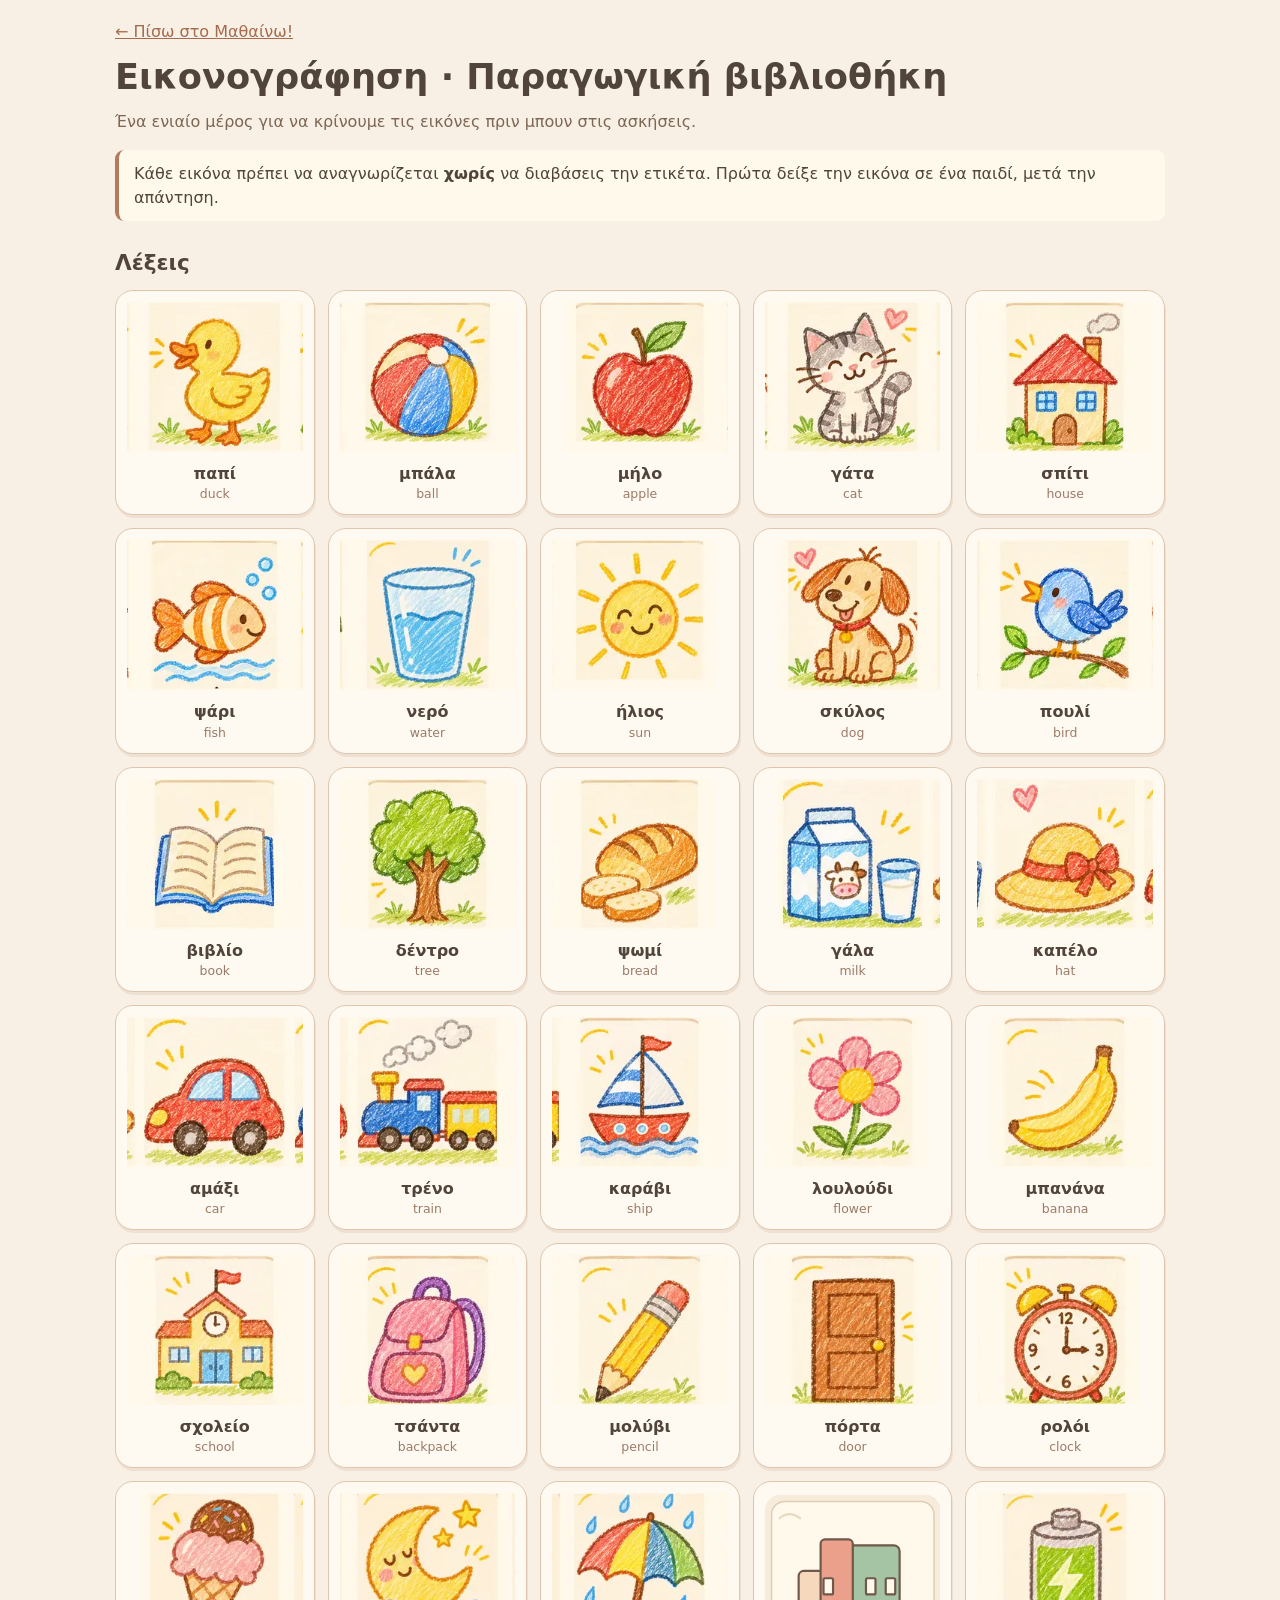
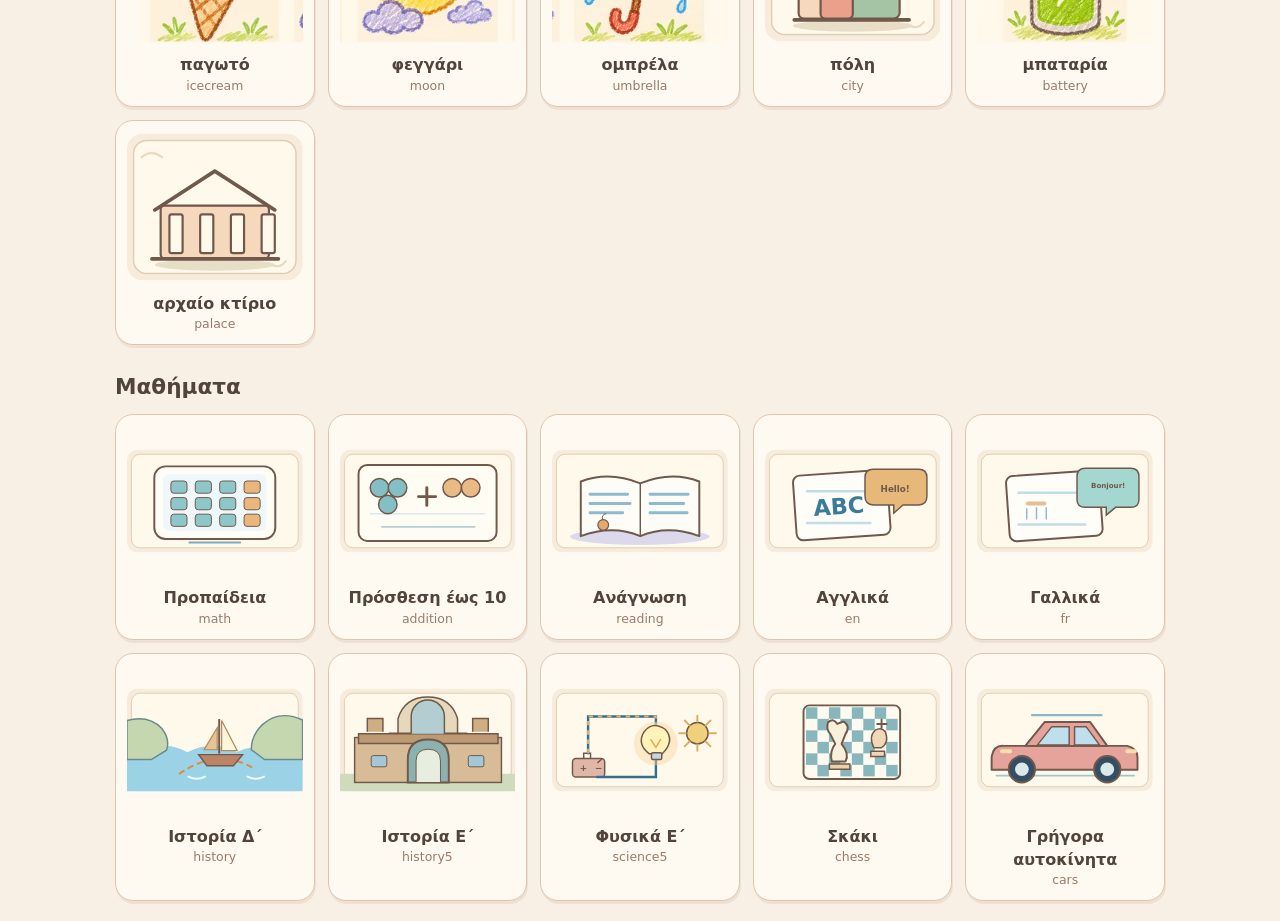
<file: art-audit.html>
<!doctype html><html lang="el"><head><meta charset="utf-8"><meta name="viewport" content="width=device-width,initial-scale=1"><meta name="theme-color" content="#f8f0e4"><title>Μαθαίνω! — Έλεγχος εικονογράφησης</title>
<style>
*{box-sizing:border-box}body{font-family:system-ui,-apple-system,sans-serif;background:#f8f0e4;color:#51443b;margin:0;line-height:1.45}main{max-width:1090px;margin:auto;padding:20px}
h1{font-size:clamp(1.5rem,4vw,2.2rem);margin:8px 0}h2{font-size:1.35rem;margin:26px 0 12px}
p{color:#7d6655;margin:5px 0 15px}a{color:#a56b4f}button{background:#f8e7d5;color:#5a493c;border:1px solid #d7b99e;padding:10px 14px;border-radius:13px;font:inherit;cursor:pointer}
.grid{display:grid;grid-template-columns:repeat(auto-fit,minmax(175px,1fr));gap:13px}
.card{background:#fffaf1;border:1.5px solid #dec6ae;border-radius:18px;padding:11px;text-align:center;box-shadow:1px 3px 0 #b2836e25}
.card .art{height:150px;display:flex;justify-content:center;align-items:center;overflow:hidden}.card svg{max-width:100%;width:100%;height:100%}
.card strong{display:block;font-size:1rem;margin-top:10px}.card small{display:block;font-size:.78rem;color:#9b7b68}
.notice{background:#fff9ec;border-left:4px solid #b47a5c;border-radius:9px;padding:12px 15px;margin:17px 0}
@media(max-width:520px){main{padding:12px}.grid{grid-template-columns:repeat(2,minmax(0,1fr));gap:9px}.card{padding:6px}.card .art{height:110px}.card strong{font-size:.9rem}}
</style>
<script src="./warm-art.js?v=655"></script><script src="./crayon-assets.js?v=656"></script><script src="./curriculum-art.js?v=656"></script></head><body><main>
<a href="./index.html?v=656">← Πίσω στο Μαθαίνω!</a><h1>Εικονογράφηση · Παραγωγική βιβλιοθήκη</h1>
<p>Ένα ενιαίο μέρος για να κρίνουμε τις εικόνες πριν μπουν στις ασκήσεις.</p>
<div class="notice">Κάθε εικόνα πρέπει να αναγνωρίζεται <strong>χωρίς</strong> να διαβάσεις την ετικέτα. Πρώτα δείξε την εικόνα σε ένα παιδί, μετά την απάντηση.</div>
<h2>Λέξεις</h2><div class="grid" id="words"></div>
<h2>Μαθήματα</h2><div class="grid" id="subjects"></div>
</main><script>
(function(){
 const lib=window.MathainoIllustrations,warm=window.MathainoWarmArt;
 const names={duck:'παπί',ball:'μπάλα',apple:'μήλο',cat:'γάτα',house:'σπίτι',fish:'ψάρι',water:'νερό',sun:'ήλιος',dog:'σκύλος',bird:'πουλί',book:'βιβλίο',tree:'δέντρο',bread:'ψωμί',milk:'γάλα',hat:'καπέλο',car:'αμάξι',train:'τρένο',ship:'καράβι',flower:'λουλούδι',banana:'μπανάνα',school:'σχολείο',backpack:'τσάντα',pencil:'μολύβι',door:'πόρτα',clock:'ρολόι',icecream:'παγωτό',moon:'φεγγάρι',umbrella:'ομπρέλα',city:'πόλη',battery:'μπαταρία',palace:'αρχαίο κτίριο'};
 const make=(area,id,svg,label)=>{const card=document.createElement('article');card.className='card';const div=document.createElement('div');div.className='art';div.innerHTML=svg;const strong=document.createElement('strong');strong.textContent=label;const small=document.createElement('small');small.textContent=id;card.append(div,strong,small);area.append(card)};
 const keys=[...new Set([...lib.wordIds,...warm.wordIds])];
 for(const id of keys)make(document.getElementById('words'),id,lib.word(id)||warm.word(id),names[id]||lib.wordLabel(id)||id);
 for(const id of lib.subjectIds)make(document.getElementById('subjects'),id,lib.subject(id),lib.subjectLabel(id)||id);
})();
</script></body></html>
</file>
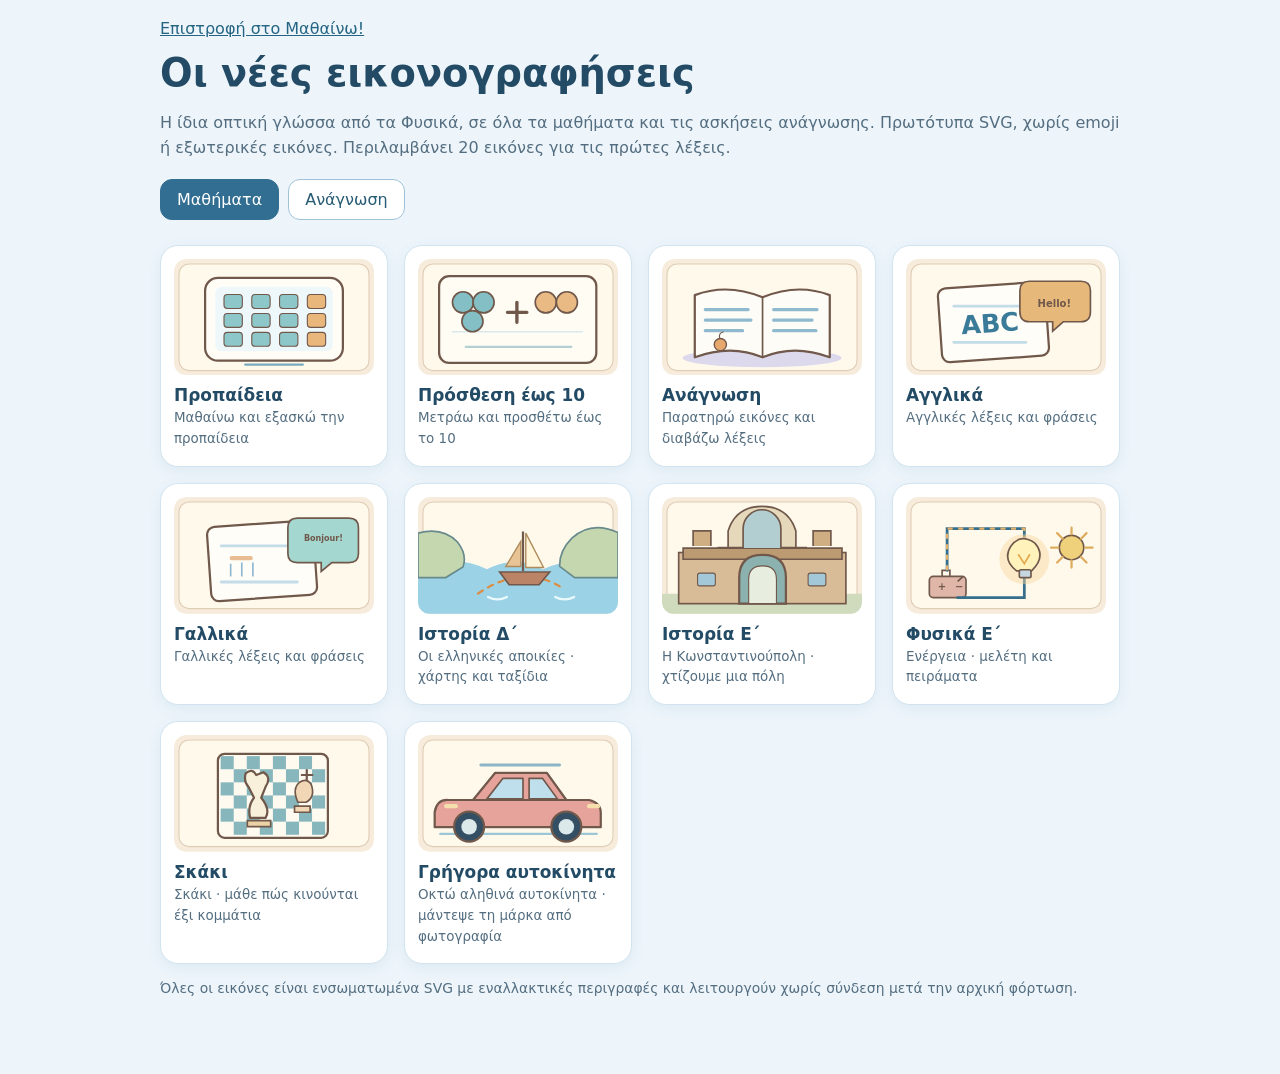
<file: curriculum-preview.html>
<!doctype html><html lang="el"><head><meta charset="utf-8"><meta name="viewport" content="width=device-width,initial-scale=1"><title>Μαθαίνω! · Εικονογραφήσεις μαθημάτων</title>
<link rel="stylesheet" href="./curriculum-art.css?v=642">
<style>
:root{color-scheme:light;font-family:system-ui,-apple-system,sans-serif;color:#234b65;background:#edf5fb}
*{box-sizing:border-box}body{margin:0;padding:19px 15px 60px}main{max-width:960px;margin:auto}
a{color:#256583}h1{margin:12px 0 6px;font-size:clamp(1.6rem,3.5vw,2.4rem)}
p{line-height:1.55;color:#546e80}.tabs{display:flex;gap:9px;flex-wrap:wrap;margin:18px 0 25px}
.tabs button{font:inherit;cursor:pointer;padding:10px 16px;border:1px solid #9fc2d8;background:#fff;color:#275b75;border-radius:12px}
.tabs button[aria-pressed=true]{background:#316e92;color:#fff;border-color:#316e92}
#previewGrid{display:grid;grid-template-columns:repeat(auto-fit,minmax(min(100%,220px),1fr));gap:16px}
.card{background:#fff;border:1px solid #d1e4ef;border-radius:18px;padding:13px;box-shadow:0 4px 14px #2c577a14}
.card .mathaino-subject-art,.card .mathaino-word-art{display:block;width:100%;height:auto;border-radius:12px}
.card strong{display:block;font-size:1.06rem;margin:10px 0 3px}
.card p{font-size:.84rem;margin:2px 0 3px}
.note{font-size:.87rem}
</style></head><body><main><a href="./?v=645">Επιστροφή στο Μαθαίνω!</a><h1>Οι νέες εικονογραφήσεις</h1><p>Η ίδια οπτική γλώσσα από τα Φυσικά, σε όλα τα μαθήματα και τις ασκήσεις ανάγνωσης. Πρωτότυπα SVG, χωρίς emoji ή εξωτερικές εικόνες. Περιλαμβάνει 20 εικόνες για τις πρώτες λέξεις.</p><div class="tabs"><button id="subjectTab" aria-pressed="true">Μαθήματα</button><button id="wordTab" aria-pressed="false">Ανάγνωση</button></div><div id="previewGrid"></div><p class="note">Όλες οι εικόνες είναι ενσωματωμένα SVG με εναλλακτικές περιγραφές και λειτουργούν χωρίς σύνδεση μετά την αρχική φόρτωση.</p></main>
<script src="./curriculum-art.js?v=645"></script><script>
let tab='subject';const ids={subject:window.MathainoIllustrations.subjectIds,word:window.MathainoIllustrations.wordIds};
function render(){const grid=document.getElementById('previewGrid');grid.replaceChildren();for(const id of ids[tab]){const card=document.createElement('article');card.className='card';const visual=document.createElement('div');visual.innerHTML=window.MathainoIllustrations[tab](id);const title=document.createElement('strong');title.textContent=tab==='subject'?window.MathainoIllustrations.subjectLabel(id):window.MathainoIllustrations.wordLabel(id);card.append(visual,title);if(tab==='subject'){const description=document.createElement('p');description.textContent=window.MathainoIllustrations.descriptions[id];card.append(description)}grid.append(card)}document.getElementById('subjectTab').setAttribute('aria-pressed',String(tab==='subject'));document.getElementById('wordTab').setAttribute('aria-pressed',String(tab==='word'))}
document.getElementById('subjectTab').onclick=()=>{tab='subject';render()};document.getElementById('wordTab').onclick=()=>{tab='word';render()};render();
</script></body></html>
</file>
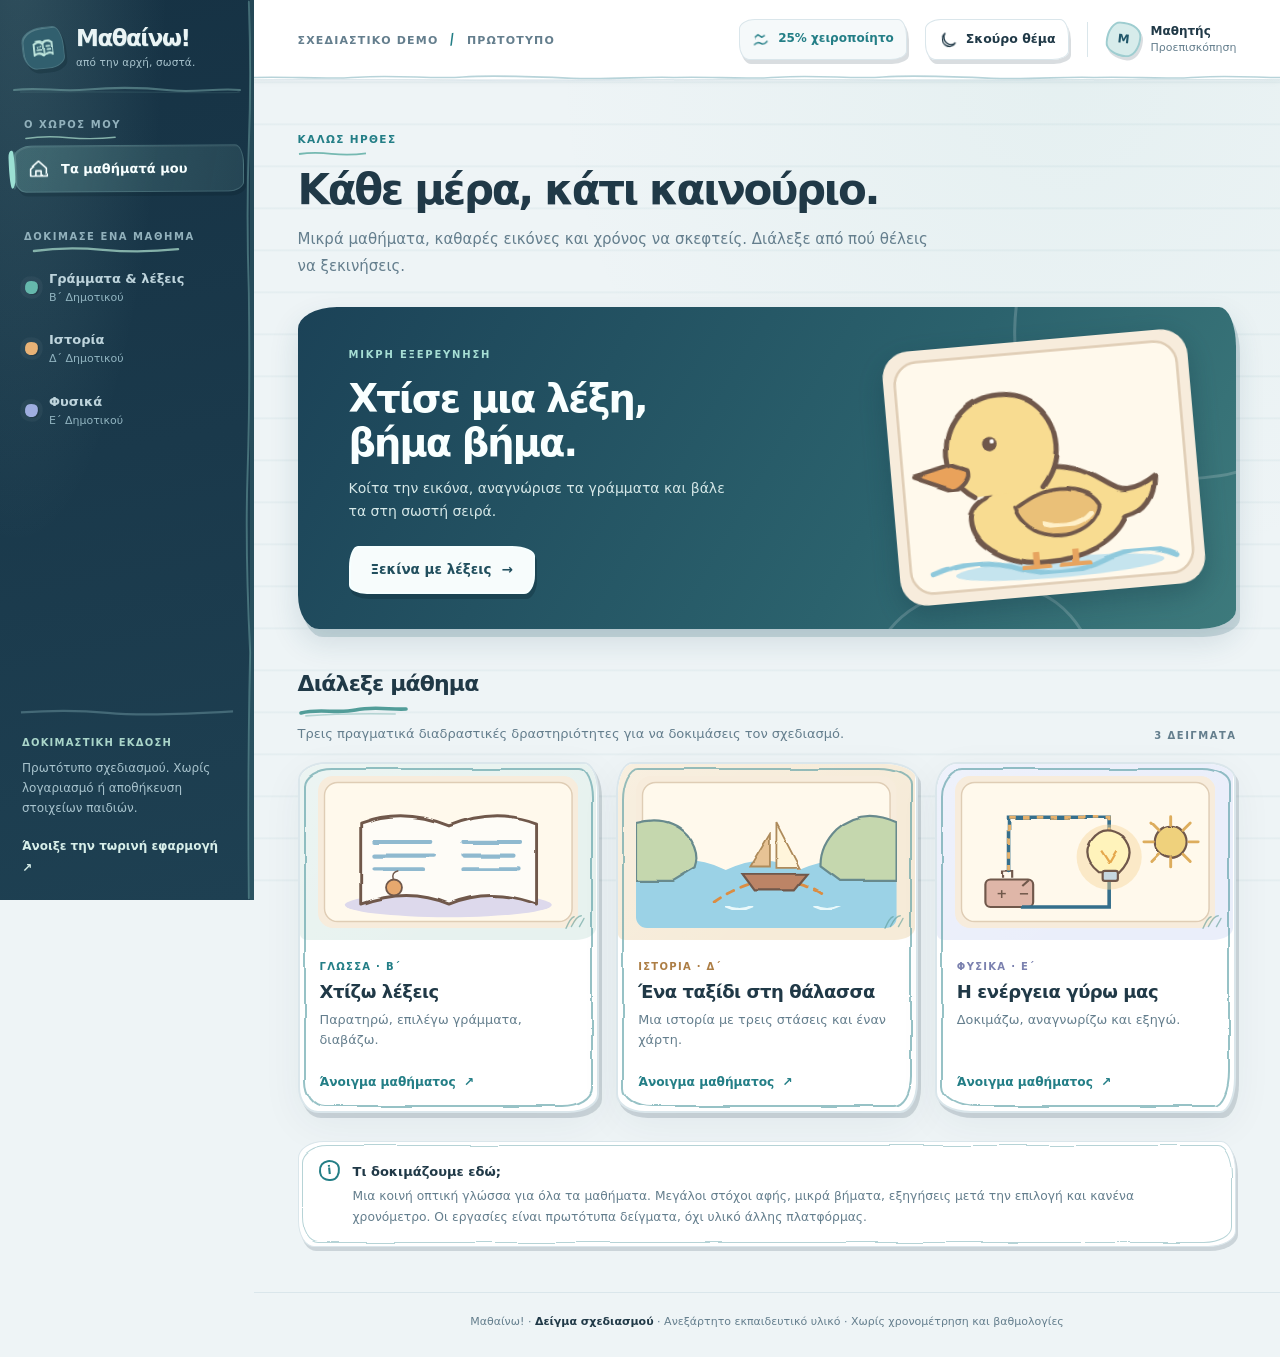
<file: design-demo.html>
<!doctype html>
<html lang="el" data-theme="light" data-sketch="on">
<head>
<meta charset="utf-8">
<meta name="viewport" content="width=device-width,initial-scale=1">
<meta name="color-scheme" content="light dark">
<title>Μαθαίνω! — Επίδειξη νέου σχεδιασμού</title>
<meta name="description" content="Διαδραστική επίδειξη ενός καινούριου, πρωτότυπου σχεδιασμού για το Μαθαίνω!">
<link rel="icon" type="image/png" href="./mathaino-approved-192.png">
<link rel="stylesheet" href="./energy-art.css?v=637">
<link rel="stylesheet" href="./design-demo.css?v=1">
<link rel="stylesheet" href="./design-demo-handdrawn.css?v=2">
<link rel="stylesheet" href="./design-demo-interface.css?v=3">
<link rel="stylesheet" href="./design-demo-15percent.css?v=4">
<link rel="stylesheet" href="./design-demo-25percent.css?v=5">
<script defer src="./curriculum-art.js?v=646"></script>
<script defer src="./energy-art.js?v=637"></script>
<script defer src="./design-demo.js?v=5"></script>
</head>
<body>
<svg class="sketch-filter-defs" xmlns="http://www.w3.org/2000/svg" aria-hidden="true" focusable="false" width="0" height="0">
<defs>
  <filter id="mathaino-sketch-wobble" x="-4%" y="-4%" width="108%" height="108%" color-interpolation-filters="sRGB">
    <feTurbulence type="fractalNoise" baseFrequency=".019 .039" numOctaves="1" seed="7" result="inkNoise"/>
    <feDisplacementMap in="SourceGraphic" in2="inkNoise" scale="4.6" xChannelSelector="R" yChannelSelector="G"/>
  </filter>
</defs>
</svg>
<div class="demo-shell">
  <div class="sidebar-scrim" id="scrim" hidden></div>
  <aside class="sidebar" id="sidebar" aria-label="Πλοήγηση μαθημάτων">
    <a class="brand" href="./design-demo.html" aria-label="Μαθαίνω! Αρχική">
      <span class="brand-symbol" aria-hidden="true"><svg viewBox="0 0 36 36"><path d="M7 12 Q13 7 18 12 Q23 7 29 12 V26 Q23 22 18 27 Q13 22 7 26Z" fill="none" stroke="currentColor" stroke-width="2.5" stroke-linejoin="round"/><path d="M18 12V27M11 16h4m-4 4h4m7-4h4m-4 4h4" stroke="currentColor" stroke-width="2" stroke-linecap="round"/></svg></span>
      <span><strong>Μαθαίνω!</strong><small>από την αρχή, σωστά.</small></span>
    </a>
    <div class="sidebar-inner">
      <p class="side-heading">Ο ΧΩΡΟΣ ΜΟΥ</p>
      <button type="button" class="side-nav active" data-nav="home" aria-current="page"><span class="nav-glyph" aria-hidden="true"><svg viewBox="0 0 24 24"><path d="m3 11 9-8 9 8v9H3zM9 20v-7h6v7" fill="none" stroke="currentColor" stroke-width="1.8" stroke-linejoin="round"/></svg></span>Τα μαθήματά μου</button>
      <p class="side-heading side-heading-lessons">ΔΟΚΙΜΑΣΕ ΕΝΑ ΜΑΘΗΜΑ</p>
      <button type="button" class="side-nav" data-nav="reading"><span class="side-dot" style="--dot:#65b8ac"></span><span class="side-nav-text">Γράμματα & λέξεις<small>Β΄ Δημοτικού</small></span></button>
      <button type="button" class="side-nav" data-nav="history"><span class="side-dot" style="--dot:#e8b276"></span><span class="side-nav-text">Ιστορία<small>Δ΄ Δημοτικού</small></span></button>
      <button type="button" class="side-nav" data-nav="physics"><span class="side-dot" style="--dot:#9faee0"></span><span class="side-nav-text">Φυσικά<small>Ε΄ Δημοτικού</small></span></button>
      <div class="sidebar-foot">
        <span class="demo-label">ΔΟΚΙΜΑΣΤΙΚΗ ΕΚΔΟΣΗ</span>
        <p>Πρωτότυπο σχεδιασμού. Χωρίς λογαριασμό ή αποθήκευση στοιχείων παιδιών.</p>
        <a href="./?v=647" class="old-app-link">Άνοιξε την τωρινή εφαρμογή <span aria-hidden="true">↗</span></a>
      </div>
    </div>
  </aside>

  <div class="workspace">
    <header class="topbar">
      <div class="topbar-left">
        <button type="button" class="icon-btn mobile-menu" id="menuToggle" aria-label="Άνοιγμα μενού" aria-controls="sidebar" aria-expanded="false"><svg viewBox="0 0 24 24"><path d="M4 7h16M4 12h16M4 17h16" stroke="currentColor" stroke-width="1.8" stroke-linecap="round"/></svg></button>
        <div class="top-eyebrow">ΣΧΕΔΙΑΣΤΙΚΟ DEMO <span class="top-separator">/</span> ΠΡΩΤΟΤΥΠΟ</div>
      </div>
      <div class="topbar-right">
        <button class="sketch-switch" type="button" id="sketchToggle" aria-pressed="true" aria-label="Απενεργοποίηση του χειροποίητου στυλ 25%" title="Σύγκρινε ίσιες και ελαφρώς χειροποίητες γραμμές">
          <span class="sketch-switch-icon" aria-hidden="true"><svg viewBox="0 0 24 24"><path d="M3 17Q8 13 12 16T21 14M5 8l4-3 5 4 4-2" fill="none" stroke="currentColor" stroke-width="2" stroke-linecap="round" stroke-linejoin="round"/></svg></span><span class="sketch-switch-label" id="sketchLabel">25% χειροποίητο</span>
        </button>
        <button class="theme-switch" type="button" id="themeToggle" aria-label="Αλλαγή θέματος"><svg viewBox="0 0 24 24"><path d="M20 15.8A8.5 8.5 0 0 1 8.2 4 8.5 8.5 0 1 0 20 15.8Z" stroke="currentColor" stroke-width="1.7" fill="none" stroke-linejoin="round"/></svg><span id="themeLabel">Σκούρο θέμα</span></button>
        <div class="profile-chip"><span class="profile-avatar" aria-hidden="true">Μ</span><span>Μαθητής <small>Προεπισκόπηση</small></span></div>
      </div>
    </header>

    <main id="demoMain">
      <section class="screen" id="homeScreen" aria-labelledby="homeTitle">
        <div class="page-intro"><div><div class="eyebrow">ΚΑΛΩΣ ΗΡΘΕΣ</div><h1 id="homeTitle">Κάθε μέρα, κάτι καινούριο.</h1><p>Μικρά μαθήματα, καθαρές εικόνες και χρόνος να σκεφτείς. Διάλεξε από πού θέλεις να ξεκινήσεις.</p></div></div>
        <div class="home-hero">
          <div class="hero-content"><span class="hero-overline">ΜΙΚΡΗ ΕΞΕΡΕΥΝΗΣΗ</span><h2>Χτίσε μια λέξη,<br>βήμα βήμα.</h2><p>Κοίτα την εικόνα, αναγνώρισε τα γράμματα και βάλε τα στη σωστή σειρά.</p><button class="button button-light" type="button" data-open="reading">Ξεκίνα με λέξεις <span aria-hidden="true">→</span></button></div>
          <div class="hero-picture" id="heroArtwork" aria-hidden="true"></div>
          <div class="hero-deco one" aria-hidden="true"></div><div class="hero-deco two" aria-hidden="true"></div>
        </div>
        <div class="section-heading"><div><h2>Διάλεξε μάθημα</h2><p>Τρεις πραγματικά διαδραστικές δραστηριότητες για να δοκιμάσεις τον σχεδιασμό.</p></div><span class="section-meta">3 ΔΕΙΓΜΑΤΑ</span></div>
        <div class="subject-grid">
          <button class="subject-card subject-reading" type="button" data-open="reading"><span class="subject-visual" id="readingCardArt"></span><span class="subject-body"><span class="subject-category">ΓΛΩΣΣΑ · Β΄</span><strong>Χτίζω λέξεις</strong><span class="subject-copy">Παρατηρώ, επιλέγω γράμματα, διαβάζω.</span><span class="subject-cta">Άνοιγμα μαθήματος <span aria-hidden="true">↗</span></span></span></button>
          <button class="subject-card subject-history" type="button" data-open="history"><span class="subject-visual" id="historyCardArt"></span><span class="subject-body"><span class="subject-category">ΙΣΤΟΡΙΑ · Δ΄</span><strong>Ένα ταξίδι στη θάλασσα</strong><span class="subject-copy">Μια ιστορία με τρεις στάσεις και έναν χάρτη.</span><span class="subject-cta">Άνοιγμα μαθήματος <span aria-hidden="true">↗</span></span></span></button>
          <button class="subject-card subject-physics" type="button" data-open="physics"><span class="subject-visual" id="physicsCardArt"></span><span class="subject-body"><span class="subject-category">ΦΥΣΙΚΑ · Ε΄</span><strong>Η ενέργεια γύρω μας</strong><span class="subject-copy">Δοκιμάζω, αναγνωρίζω και εξηγώ.</span><span class="subject-cta">Άνοιγμα μαθήματος <span aria-hidden="true">↗</span></span></span></button>
        </div>
        <div class="design-note"><span class="note-icon" aria-hidden="true">i</span><div><strong>Τι δοκιμάζουμε εδώ;</strong><p>Μια κοινή οπτική γλώσσα για όλα τα μαθήματα. Μεγάλοι στόχοι αφής, μικρά βήματα, εξηγήσεις μετά την επιλογή και κανένα χρονόμετρο. Οι εργασίες είναι πρωτότυπα δείγματα, όχι υλικό άλλης πλατφόρμας.</p></div></div>
      </section>

      <section class="screen" id="readingScreen" hidden aria-labelledby="readingTitle">
        <div class="lesson-path"><button type="button" class="back-link" data-open="home"><span aria-hidden="true">←</span> Όλα τα μαθήματα</button><span class="path-divider">/</span><span>Γλώσσα · Β΄ Δημοτικού</span></div>
        <div class="lesson-heading"><span class="pill pill-teal">ΓΛΩΣΣΑ · Β΄</span><h1 id="readingTitle">Χτίζω τη λέξη</h1><p>Παρατήρησε το σκίτσο. Πάτησε τα γράμματα με τη σωστή σειρά για να γράψεις τη λέξη.</p></div>
        <div class="lesson-progress"><span id="readingCounter">Λέξη 1 από 3</span><div class="progress-track" role="progressbar" id="readingProgress" aria-label="Πρόοδος μαθήματος" aria-valuemin="0" aria-valuemax="3" aria-valuenow="0"><span id="readingProgressBar"></span></div><span>Χωρίς βιασύνη</span></div>
        <div class="activity-card reading-activity">
          <div class="activity-heading"><span class="activity-label">ΠΑΡΑΤΗΡΩ</span><button type="button" id="speakWord" class="micro-action" aria-label="Άκου τη λέξη" title="Άκου τη λέξη"><svg viewBox="0 0 24 24"><path d="M3 9v6h5l5 4V5L8 9H3zm14-1c2 2 2 6 0 8m2-11c4 4 4 10 0 14" fill="none" stroke="currentColor" stroke-width="1.7" stroke-linecap="round" stroke-linejoin="round"/></svg> Άκουσε</button></div>
          <div class="reading-artwork" id="readingPicture" aria-label="Εικόνα της λέξης"></div>
          <div class="activity-prompt"><span class="activity-label">ΣΚΕΦΤΟΜΑΙ & ΓΡΑΦΩ</span><h2>Ποια λέξη δείχνει η εικόνα;</h2><p>Γέμισε τα κουτάκια. Μπορείς να διορθώσεις ένα γράμμα πατώντας το ξανά.</p></div>
          <div class="letter-slots" id="letterSlots" role="group" aria-label="Η λέξη που φτιάχνεις"></div>
          <div class="letter-choices" id="letterChoices" role="group" aria-label="Γράμματα για επιλογή"></div>
          <p class="activity-feedback" id="readingFeedback" aria-live="polite"></p>
          <div class="activity-actions"><button type="button" class="button button-quiet" id="undoLetter">← Πίσω ένα γράμμα</button><div class="action-right"><button type="button" class="button button-primary" id="checkWord">Έλεγχος</button><button type="button" class="button button-primary" id="nextWord" hidden>Επόμενη λέξη <span aria-hidden="true">→</span></button></div></div>
        </div>
      </section>

      <section class="screen" id="historyScreen" hidden aria-labelledby="historyTitle">
        <div class="lesson-path"><button type="button" class="back-link" data-open="home"><span aria-hidden="true">←</span> Όλα τα μαθήματα</button><span class="path-divider">/</span><span>Ιστορία · Δ΄ Δημοτικού</span></div>
        <div class="lesson-heading"><span class="pill pill-amber">ΙΣΤΟΡΙΑ · Δ΄</span><h1 id="historyTitle">Οι Έλληνες ταξιδεύουν</h1><p>Γιατί έφευγαν από τις πόλεις τους; Πάτησε τις τρεις στάσεις και ανακάλυψε την ιστορία.</p></div>
        <div class="lesson-progress"><span id="historyCounter">Στάση 1 από 3</span><div class="progress-track" role="progressbar" id="historyProgress" aria-label="Πρόοδος ιστορίας" aria-valuemin="0" aria-valuemax="3" aria-valuenow="0"><span id="historyProgressBar"></span></div><span>Εξερεύνηση</span></div>
        <div class="history-layout">
          <div class="history-stage activity-card"><div class="activity-heading"><span class="activity-label">ΠΑΡΑΤΗΡΩ ΤΗΝ ΙΣΤΟΡΙΑ</span></div><div class="history-artwork" id="historyArtwork"></div><div class="history-timeline" id="historyTimeline" role="group" aria-label="Στάσεις ταξιδιού"></div></div>
          <div class="history-explanation activity-card"><span class="activity-label">ΑΝΑΚΑΛΥΠΤΩ</span><h2 id="historyStepTitle"></h2><p id="historyStepText"></p><div class="history-question" id="historyQuestion" hidden><p>Γιατί ίδρυαν οι Έλληνες νέες αποικίες;</p><div id="historyAnswers" class="stacked-options"></div><p class="activity-feedback" id="historyFeedback" aria-live="polite"></p></div><div class="activity-actions history-action"><button type="button" id="historyPrev" class="button button-quiet">← Πίσω</button><button type="button" id="historyNext" class="button button-primary">Επόμενη στάση →</button></div></div>
        </div>
      </section>

      <section class="screen" id="physicsScreen" hidden aria-labelledby="physicsTitle">
        <div class="lesson-path"><button type="button" class="back-link" data-open="home"><span aria-hidden="true">←</span> Όλα τα μαθήματα</button><span class="path-divider">/</span><span>Φυσικά · Ε΄ Δημοτικού</span></div>
        <div class="lesson-heading"><span class="pill pill-lilac">ΦΥΣΙΚΑ · Ε΄</span><h1 id="physicsTitle">Η ενέργεια έχει πολλά πρόσωπα</h1><p>Κοίτα τι συμβαίνει στην εικόνα και διάλεξε τη μορφή ενέργειας που αναγνωρίζεις.</p></div>
        <div class="lesson-progress"><span id="physicsCounter">Παράδειγμα 1 από 3</span><div class="progress-track" role="progressbar" id="physicsProgress" aria-label="Πρόοδος στα Φυσικά" aria-valuemin="0" aria-valuemax="3" aria-valuenow="0"><span id="physicsProgressBar"></span></div><span>Παρατήρηση</span></div>
        <div class="physics-layout">
          <div class="physics-stage activity-card"><div class="activity-heading"><span class="activity-label">ΠΑΡΑΤΗΡΩ</span></div><div class="physics-artwork" id="physicsArtwork"></div><div class="physics-scene-description" id="physicsScene"></div></div>
          <div class="physics-question activity-card"><span class="activity-label">ΣΚΕΦΤΟΜΑΙ</span><h2 id="physicsQuestion"></h2><div id="physicsAnswers" class="stacked-options"></div><p class="activity-feedback" id="physicsFeedback" aria-live="polite"></p><div class="activity-actions"><button class="button button-quiet" type="button" id="physicsPrev">← Πίσω</button><button class="button button-primary" type="button" id="physicsNext" hidden>Επόμενο →</button></div></div>
        </div>
      </section>
    </main>

    <footer class="footer">Μαθαίνω! · <strong>Δείγμα σχεδιασμού</strong> <span aria-hidden="true">·</span> Ανεξάρτητο εκπαιδευτικό υλικό <span aria-hidden="true">·</span> Χωρίς χρονομέτρηση και βαθμολογίες</footer>
  </div>
</div>
</body>
</html>
</file>
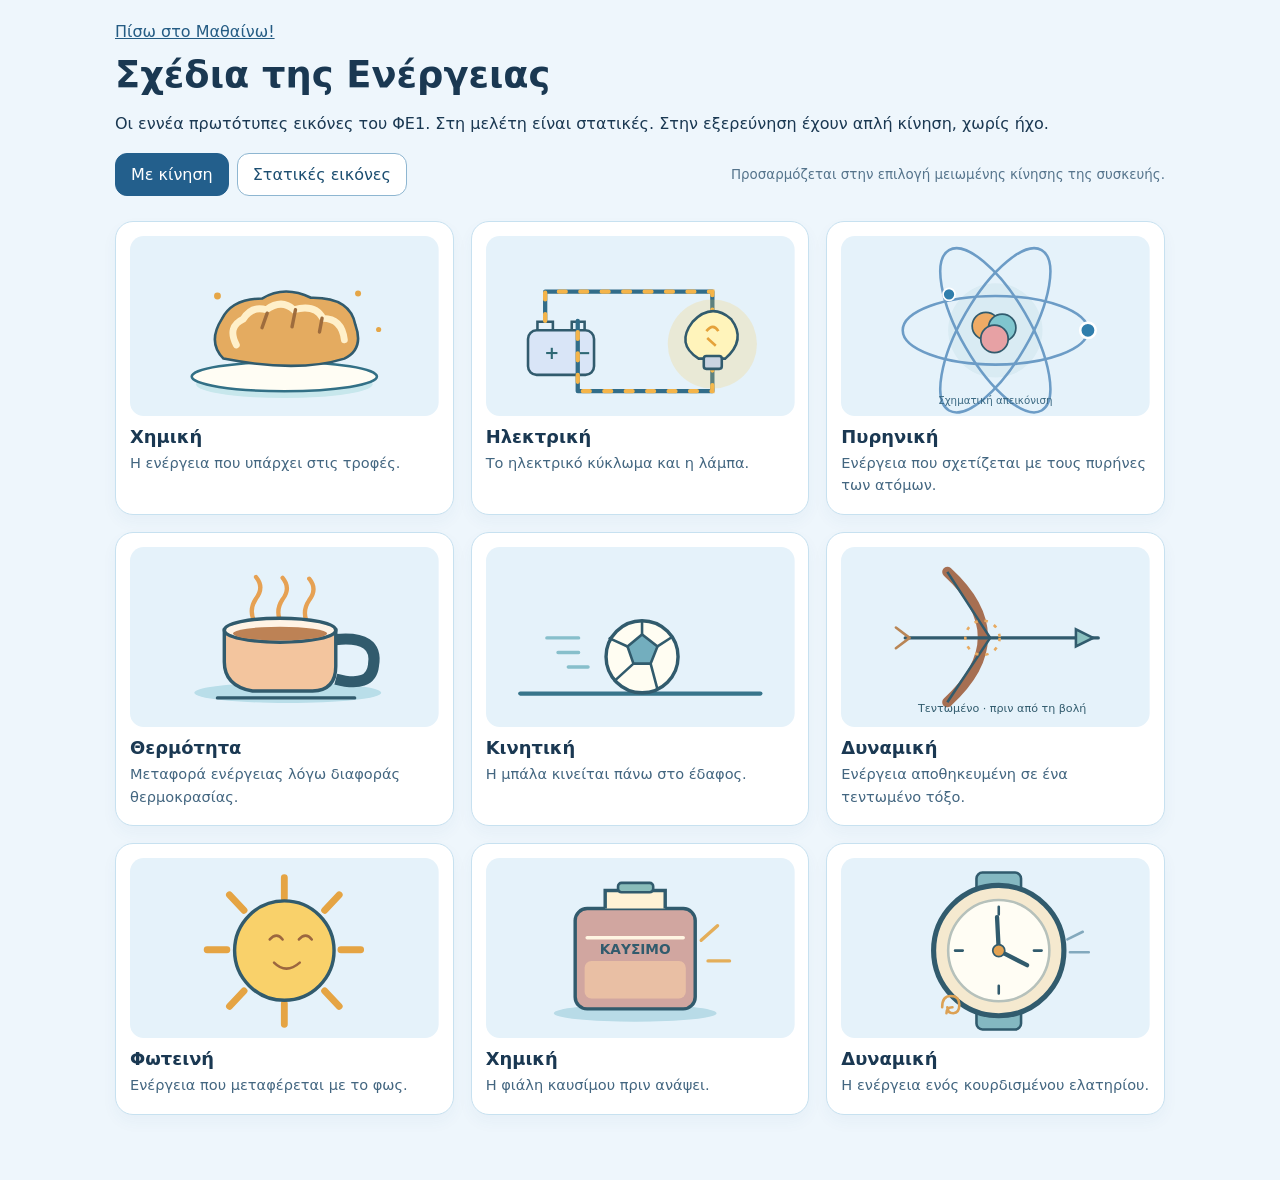
<file: visual-preview.html>
<!doctype html>
<html lang="el"><head><meta charset="utf-8"><meta name="viewport" content="width=device-width,initial-scale=1">
<title>Μαθαίνω! | Συλλογή σχεδίων Ενέργειας</title>
<link rel="stylesheet" href="./energy-art.css?v=637">
<style>
:root{color-scheme:light;font-family:system-ui,-apple-system,sans-serif;color:#1a3852;background:#eef6fc}
*{box-sizing:border-box}body{margin:0;padding:22px 18px 65px}main{max-width:1050px;margin:auto}
h1{font-size:clamp(1.6rem,4vw,2.3rem);margin:12px 0 5px}p{line-height:1.55}
.top{display:flex;gap:12px;flex-wrap:wrap;align-items:center;justify-content:space-between;margin:12px 0 25px}
a{color:#255c84}button{border:1px solid #8eb6d1;border-radius:12px;padding:11px 15px;background:#fff;color:#1c4e71;font:inherit;cursor:pointer}
button[aria-pressed="true"]{background:#235f8c;color:#fff;border-color:#235f8c}
.grid{display:grid;grid-template-columns:repeat(auto-fit,minmax(min(100%,290px),1fr));gap:17px}
.card{background:#fff;border:1px solid #c7e1f0;border-radius:18px;padding:14px;box-shadow:0 7px 16px #235f8c0b}
.card h2{font-size:1.12rem;margin:10px 0 5px}.card p{font-size:.91rem;color:#436680;margin:0 0 3px}
.caption{font-size:.84rem;color:#55748c}.panel{display:flex;gap:8px;flex-wrap:wrap}
.preview-art{margin-bottom:8px}.preview-art .mathaino-energy-art{max-height:none}
</style></head><body><main>
<a href="./?v=640">Πίσω στο Μαθαίνω!</a>
<h1>Σχέδια της Ενέργειας</h1><p>Οι εννέα πρωτότυπες εικόνες του ΦΕ1. Στη μελέτη είναι στατικές. Στην εξερεύνηση έχουν απλή κίνηση, χωρίς ήχο.</p>
<div class="top"><div class="panel"><button id="animated" aria-pressed="true">Με κίνηση</button><button id="static" aria-pressed="false">Στατικές εικόνες</button></div><span class="caption">Προσαρμόζεται στην επιλογή μειωμένης κίνησης της συσκευής.</span></div>
<div id="gallery" class="grid"></div>
</main><script src="./energy-art.js?v=637"></script><script>
const items=[
['bread','Χημική','Η ενέργεια που υπάρχει στις τροφές.'],
['circuit','Ηλεκτρική','Το ηλεκτρικό κύκλωμα και η λάμπα.'],
['atom','Πυρηνική','Ενέργεια που σχετίζεται με τους πυρήνες των ατόμων.'],
['heat','Θερμότητα','Μεταφορά ενέργειας λόγω διαφοράς θερμοκρασίας.'],
['ball','Κινητική','Η μπάλα κινείται πάνω στο έδαφος.'],
['bow','Δυναμική','Ενέργεια αποθηκευμένη σε ένα τεντωμένο τόξο.'],
['sun','Φωτεινή','Ενέργεια που μεταφέρεται με το φως.'],
['fuel','Χημική','Η φιάλη καυσίμου πριν ανάψει.'],
['watch','Δυναμική','Η ενέργεια ενός κουρδισμένου ελατηρίου.']];
let animated=true;
function render(){const gallery=document.getElementById('gallery');gallery.replaceChildren();for(const [art,name,note] of items){const card=document.createElement('article');card.className='card';const image=document.createElement('div');image.className='preview-art';image.innerHTML=window.MathainoArt.draw(art,!animated);const title=document.createElement('h2');title.textContent=name;const description=document.createElement('p');description.textContent=note;card.append(image,title,description);gallery.append(card)}document.getElementById('animated').setAttribute('aria-pressed',String(animated));document.getElementById('static').setAttribute('aria-pressed',String(!animated))}
document.getElementById('animated').onclick=()=>{animated=true;render()};
document.getElementById('static').onclick=()=>{animated=false;render()};
render();
</script></body></html>
</file>
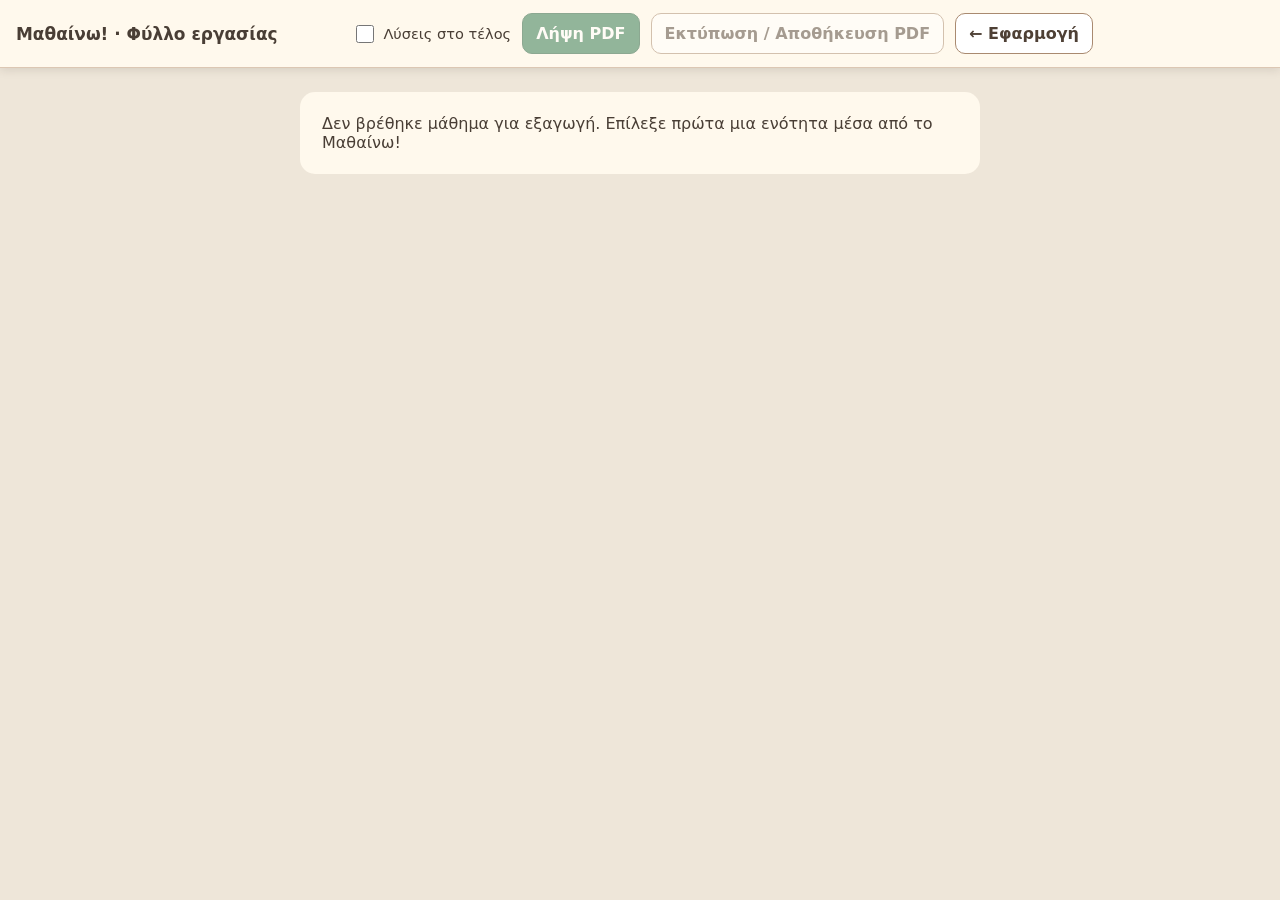
<file: worksheet-print.html>
<!doctype html>
<html lang="el">
<head>
<meta charset="utf-8">
<meta name="viewport" content="width=device-width, initial-scale=1">
<meta name="theme-color" content="#faf4e7">
<title>Μαθαίνω! · Φύλλο εργασίας</title>
<style>
*{box-sizing:border-box}
body{margin:0;background:#eee6d9;color:#493e35;font-family:system-ui,-apple-system,"Segoe UI",Arial,sans-serif}
.toolbar{position:sticky;top:0;z-index:10;display:flex;flex-wrap:wrap;align-items:center;gap:11px;padding:13px 16px;background:#fff9ed;border-bottom:1px solid #dcc7b3;box-shadow:0 2px 9px #36291e20}
.brand{font-weight:800;font-size:1.06rem;margin-right:auto}.toolbar button,.toolbar a{border:1.5px solid #a98a70;border-radius:10px;background:#fff;color:#4e4035;padding:10px 13px;font:inherit;font-weight:650;text-decoration:none;cursor:pointer}
.toolbar button.primary{background:#277349;border-color:#1b5938;color:#fff}.toolbar button:disabled{opacity:.5;cursor:wait}
.toolbar label{display:flex;align-items:center;gap:6px;font-size:.91rem}
.toolbar input{width:18px;height:18px;accent-color:#28794e}
#status{font-size:.9rem;color:#765b48;min-width:160px}
.sheet{width:210mm;height:297mm;min-height:297mm;background:#fff;box-shadow:0 5px 20px #1f150e20;margin:20px auto;padding:16mm;display:flex;flex-direction:column;overflow:hidden;break-after:page;page-break-after:always}
.sheet-title{font-weight:800;font-size:19pt;line-height:1.3;margin:0;color:#3b3731}
.sheet-overline{font-size:9pt;letter-spacing:.07em;color:#92745d;font-weight:800}
.sheet-subtitle{font-size:10pt;color:#6d5e4f;margin:5mm 0 6mm;line-height:1.45}
.sheet-fields{display:flex;flex-wrap:wrap;gap:12mm;font-size:10pt;margin:0 0 7mm;color:#4c4640}
.sheet-fields span{border-bottom:1px solid #888;min-width:45mm;display:inline-block}
.sheet-fields span.date{min-width:30mm}
.tasks{flex:1;display:flex;flex-direction:column;justify-content:space-around;gap:4mm}
.task{min-height:46mm;border:1px solid #d4cfc7;border-radius:6mm;display:grid;grid-template-columns:30mm minmax(0,1fr);align-items:center;gap:5mm;padding:5mm;break-inside:avoid}
.task-graphic{width:28mm;height:28mm;align-self:start;display:flex;align-items:center;justify-content:center}
.task-graphic svg{width:100%;height:auto;max-height:100%}
.task-main{min-width:0}.task-label{font-weight:750;font-size:11pt;line-height:1.35;margin-bottom:3mm}
.task-letter{font-size:25pt;font-weight:800;letter-spacing:.1em;line-height:1.1}

.sheet-five .tasks{gap:2mm;justify-content:space-between}
.sheet-five .task{min-height:36mm;padding:3mm}
.sheet-five .task-graphic{width:23mm;height:23mm}
.sheet-five .write-guides{margin-top:3mm;height:10mm}
.matching-page{width:100%;display:flex;flex-direction:column;flex:1}
.matching-title{font-size:15pt;margin:5mm 0 2mm;color:#493e35}
.matching-hint{font-size:10pt;color:#6b5d50;margin:0 0 8mm}
.matching-columns{display:grid;grid-template-columns:minmax(0,1fr) minmax(0,1fr);gap:29mm;align-items:start}
.matching-column{display:flex;flex-direction:column;gap:3mm}
.matching-row{min-height:39mm;display:flex;align-items:center;gap:2mm;border-bottom:1px solid #f0e9de}
.matching-pictures .matching-row{justify-content:flex-start}
.matching-words .matching-row{justify-content:flex-start}
.matching-index{font-size:12pt;font-weight:750;color:#645344;flex:none;width:7mm}
.matching-picture{display:inline-flex;align-items:center;justify-content:center;width:29mm;height:29mm;flex:none}
.matching-picture svg{display:block;width:100%;height:100%}
.matching-words .matching-word{font-size:17pt;font-weight:760;flex:1;overflow-wrap:anywhere}
.matching-dot{border:1.7pt solid #6f6358;border-radius:50%;width:5.5mm;height:5.5mm;flex:none;background:white}
.matching-pictures .matching-dot{margin-left:auto;margin-right:0}
.matching-words .matching-dot{margin-right:2mm}
@media screen and (max-width:650px){
 .matching-columns{gap:6vw}
 .matching-row{min-height:32mm;gap:1mm}
 .matching-picture{width:23mm;height:23mm}
 .matching-index{width:5mm;font-size:11pt}
 .matching-words .matching-word{font-size:14pt}
 .matching-dot{width:4mm;height:4mm}
}
.write-guides{height:12mm;border-bottom:1.2px solid #8e8379;border-top:1px dashed #cfc7bc;margin:5mm 0 0}
.sheet-footer{border-top:1px solid #ddd2c4;margin-top:5mm;padding-top:3mm;font-size:8.5pt;color:#85766a;display:flex;justify-content:space-between}
.study-card{padding:7mm 6mm;border-left:2mm solid #bea082;background:#fdfbf7;margin:0 0 6mm;break-inside:avoid}
.study-card h3{margin:0 0 3mm;font-size:13pt}.study-card p{font-size:11pt;line-height:1.6;margin:0}
.question{padding:5mm 0;border-bottom:1px solid #dfd7cc;break-inside:avoid;min-height:43mm}
.question-text{font-size:11pt;font-weight:750;margin:0 0 3mm;line-height:1.4}
.question-option{display:flex;gap:2mm;font-size:10.5pt;margin:2mm 0}.question-option:before{content:"□";font-size:13pt;line-height:1}
.question .answer-line{height:10mm;border-bottom:1px solid #aaa49b}
.answer-list{font-size:11pt;line-height:2.2;display:flex;flex-direction:column;gap:2mm}
.answer-list b{font-weight:750}
.note{margin-top:6mm;font-size:9pt;color:#776859}
.empty{max-width:680px;padding:22px;margin:24px auto;background:#fff9ed;border-radius:15px}
@page{size:A4 portrait;margin:0}
@media print{
  html,body{padding:0;margin:0;background:#fff;print-color-adjust:exact;-webkit-print-color-adjust:exact}
  .toolbar,.empty{display:none!important}
  .sheet{width:210mm;height:297mm;min-height:297mm;margin:0;box-shadow:none;break-after:page;page-break-after:always}
  .sheet:last-child{break-after:auto;page-break-after:auto}
}
@media screen and (max-width:850px){
 .toolbar{position:static}.sheet{width:min(100%,210mm);height:auto;min-height:297mm;padding:12mm}
 .task{min-height:44mm;grid-template-columns:26mm 1fr;padding:4mm}
 .task-graphic{width:25mm;height:25mm}
}
</style>
<script src="./crayon-assets.js?v=656"></script>
<script src="./warm-art.js?v=655"></script>
<script src="./curriculum-art.js?v=656"></script>
<script defer src="./worksheet-print.js?v=667"></script>
</head>
<body>
<div class="toolbar">
 <strong class="brand">Μαθαίνω! · Φύλλο εργασίας</strong>
 <label><input id="includeAnswers" type="checkbox"> Λύσεις στο τέλος</label>
 <button id="downloadPdf" class="primary" type="button">Λήψη PDF</button>
 <button id="printPages" type="button">Εκτύπωση / Αποθήκευση PDF</button>
 <a href="./index.html?v=667">← Εφαρμογή</a>
 <span id="status" role="status" aria-live="polite"></span>
</div>
<main id="sheets"></main>
</body>
</html>
</file>
<file: curriculum-art.css>
/* Μαθαίνω! • Curriculum home & reading visual system v1
   Aligned with original Physics FE1 vector artwork. No external assets or emoji. */
#home .home-subject-intro{margin:10px 0 16px;color:#43637d;font-size:.96rem;line-height:1.55}
#subjects{
  display:grid;
  grid-template-columns:repeat(2,minmax(0,1fr));
  gap:13px;
  margin:15px 0 17px;
  align-items:stretch;
}
#subjects>button,
html[data-theme="dark"] #subjects>button{
  display:flex;
  flex-direction:column;
  align-items:stretch;
  justify-content:flex-start;
  padding:11px 11px 14px;
  text-align:left;
  min-width:0;
  min-height:0;
  border:2px solid #d1e1eb;
  border-radius:18px;
  background:#fbfdff;
  box-shadow:0 3px 10px #2c5b8110;
  color:#234b65;
  white-space:normal;
  font:inherit;
  transition:border-color .14s ease,background-color .14s ease,transform .14s ease;
}
#subjects>button[hidden]{display:none!important}
#subjects>button:hover{border-color:#7daecf;transform:translateY(-2px)}
#subjects>button.active{
  background:#eff8ff;
  border-color:#2f7eae;
  box-shadow:0 0 0 2px #7eaccd55;
}
#subjects>button:focus-visible{outline:3px solid #e9ad6a;outline-offset:2px}
#subjects .subject-illustration{
  display:block;
  width:100%;height:auto;
  border-radius:13px;
  overflow:hidden;
  pointer-events:none;
}
#subjects .mathaino-subject-art{
  width:100%;height:auto;
  display:block;
  max-height:174px;
  border-radius:12px;
}
#subjects .subject-title{
  display:block;
  margin:10px 3px 2px;
  color:#214c68;
  font-size:clamp(.98rem,2.6vw,1.15rem);
  font-weight:760;
  line-height:1.24;
}
#subjects .subject-desc{
  display:block;
  margin:2px 3px 0;
  color:#637b8d;
  font-size:clamp(.76rem,1.8vw,.86rem);
  line-height:1.35;
}
#subjects>button.active .subject-title::after{
  content:" · επιλεγμένο";
  color:#2b7099;font-size:.72rem;font-weight:650;
}
#home .lesson-options{
  border:1px solid #cddfee;
  border-radius:16px;
  background:#f8fbfe;
  padding:15px 17px;
  margin:6px 0 12px;
}
#home .lesson-options h3{font-size:1.08rem;margin:0 0 5px;color:#245371}
#home #selectedSubjectDescription{margin:2px 0 12px;color:#536f84;line-height:1.45}
#home .lesson-options label{display:block;margin:9px 0 4px;font-weight:680;font-size:.95rem}
#home .lesson-options select{margin:4px 0 10px;width:100%}
#home .lesson-options .topic-single{
  display:block;margin:6px 0 12px;color:#2b5b7c;font-weight:620;
}
#home .lesson-actions{margin:14px 0 0;display:flex;gap:10px;flex-wrap:wrap}
#home .lesson-actions button{flex:1;min-width:min(100%,140px);min-height:49px}
#home #topicGroup[hidden],#home #countGroup[hidden],#home #topicSingle[hidden]{display:none!important}
#home .line-icon{background:none;padding:0}
#pictureGate .picture .mathaino-word-art{
  display:block;
  width:min(80%,270px);
  height:auto;
  margin:6px auto;
  border-radius:18px;
  box-shadow:0 5px 15px #285d7f1a;
}
#pictureGate .picture{min-height:150px;margin:14px 0}
#question .mathaino-word-art{
  display:block;
  margin:4px auto 15px;
  width:min(100%,235px);
  height:auto;
  border-radius:16px;
}
.reading-card{gap:10px;flex-wrap:wrap}
.reading-card strong{min-width:155px}
.reading-card .mathaino-word-art{display:block;width:min(40vw,155px);height:auto}
.reading-card button{margin-left:auto}
.mathaino-word-art{vertical-align:middle}
html[data-theme="dark"] #subjects>button{
  border-color:#46637a;
  background:#23384e;
  color:#f0f6fc;
  box-shadow:none;
}
html[data-theme="dark"] #subjects>button:hover{border-color:#77abce}
html[data-theme="dark"] #subjects>button.active{
  background:#2d4f67;
  border-color:#8dcdf2;
  box-shadow:0 0 0 2px #7eaccd44;
}
html[data-theme="dark"] #subjects .subject-title{color:#eaf5ff}
html[data-theme="dark"] #subjects .subject-desc{color:#c0d4e4}
html[data-theme="dark"] #subjects>button.active .subject-title::after{color:#b8e4ff}
html[data-theme="dark"] #home .lesson-options{background:#22364b;border-color:#426780}
html[data-theme="dark"] #home .lesson-options h3{color:#d9efff}
html[data-theme="dark"] #home #selectedSubjectDescription,
html[data-theme="dark"] #home .lesson-options .topic-single{color:#c7ddee}
html[data-theme="dark"] #home .home-subject-intro{color:#c6d9e9}
.no-color #subjects>button.active{
  border-width:4px;
  border-color:#244d70;
  box-shadow:none;
}
html[data-theme="dark"] .no-color #subjects>button.active{border-color:#fff}
@media(max-width:410px){
  #home{padding:15px}
  #subjects{gap:9px;grid-template-columns:repeat(2,minmax(0,1fr))}
  #subjects>button{padding:8px 8px 11px;border-radius:14px}
  #subjects .subject-title{margin:8px 1px 2px;font-size:.92rem}
  #subjects .subject-desc{font-size:.72rem;margin:0 1px}
  #subjects>button.active .subject-title::after{display:block;content:"επιλεγμένο";margin-top:2px}
  #home .lesson-options{padding:13px}
  #home .lesson-actions button{min-width:125px}
}
@media(prefers-reduced-motion:reduce){
  #subjects>button{transition:none!important}
  #subjects>button:hover{transform:none}
}

/* Chapter introductions keep the same lesson-illustration language as Physics. */
.history-visual-intro{
  display:grid;
  grid-template-columns:minmax(0,1.25fr) minmax(0,.85fr);
  gap:15px;align-items:center;
  padding:15px 18px;margin:14px 0 17px;
  border:1px solid #cfdfeb;
  border-radius:17px;
  background:#f3f9fc;
}
.history-visual-intro h2{margin:1px 0 8px;color:#254f69;font-size:1.32rem}
.history-visual-intro p{margin:4px 0 8px;color:#536d80;font-size:.9rem;line-height:1.45}
.history-visual-intro .mathaino-subject-art{display:block;width:100%;height:auto;border-radius:12px}
#grade5HistoryHero{grid-template-columns:1fr;max-width:400px;margin:8px 0 15px}
#grade5HistoryHero .mathaino-subject-art{max-height:174px}
#grade5HistoryHero.hidden{display:none!important}
html[data-theme="dark"] .history-visual-intro{background:#23374c;border-color:#486680}
html[data-theme="dark"] .history-visual-intro h2{color:#eaf3ff}
html[data-theme="dark"] .history-visual-intro p{color:#c1d7e8}
@media(max-width:510px){
 .history-visual-intro{grid-template-columns:1fr;gap:8px;padding:12px}
 .history-visual-intro .history-hero-illustration{max-width:360px}
 #grade5HistoryHero{max-width:300px}
}

/* Entry for early readers: one big Greek day, one button, then one drawing. */
#gate.gate-day{
  min-height:min(63dvh,490px);
  display:flex;
  flex-direction:column;
  justify-content:center;
  align-items:center;
  padding:32px 23px;
  text-align:center;
  box-sizing:border-box;
}
#gate.gate-day.hidden{display:none!important}
#gate.gate-day #gateWord{
  font-size:clamp(3rem,11vw,5.25rem);
  font-weight:760;
  color:#244f70;
  line-height:1.12;
  letter-spacing:.005em;
  margin:35px auto 42px;
  max-width:100%;
  overflow-wrap:break-word;
}
#gate.gate-day #gateBack,
#gate.gate-day #gateAnswers,
#gate.gate-day #gateFeedback{display:none!important}
#gate.gate-day #gateNext{
  display:block!important;
  margin:0 auto;
  width:min(100%,315px)!important;
  min-height:64px;
  font-size:1.28rem;
  font-weight:720;
  border-radius:15px;
  background:#2f78a8;
  border-color:#2f78a8;
  color:#fff;
}
#gate.gate-day #gateNext:focus-visible{outline:3px solid #e4a862;outline-offset:3px}
#pictureGate{
  text-align:center;
}
#pictureGate .picture{
  margin:15px auto 15px;
}
#pictureGate .picture .mathaino-word-art{
  width:min(100%,315px);
  max-height:300px;
  border:1px solid #c8dbe9;
  box-shadow:0 6px 17px #214d7715;
}
#pictureGate h2{font-size:1.25rem;margin:12px 0 17px;color:#2b5877}
#pictureGate #pictureAnswers{
  max-width:490px;
  margin:12px auto 13px;
  gap:11px;
}
#pictureGate #pictureAnswers button{
  min-height:62px;
  padding:11px;
  font-size:clamp(1.2rem,4vw,1.5rem);
  font-weight:690;
  border-radius:12px;
  background:#f5fbff;
  border:2px solid #b7d4e9;
  color:#234d70;
}
#pictureGate #pictureAnswers button.good{
  background:#d9f3e5;
  border-color:#3d9a71;
  color:#1a5c3e;
}
#pictureGate #pictureAnswers button.bad{
  background:#fff0e9;
  border-color:#d99b78;
  color:#74442e;
}
#pictureGate #pictureDone{
  display:block;
  min-height:53px;
  min-width:175px;
  margin:15px auto 5px;
  font-size:1.03rem;
}
#pictureGate #pictureDone.hidden{display:none!important}
#pictureGate #pictureMessage{min-height:1.5em;margin:9px auto}
html[data-theme="dark"] #gate.gate-day #gateWord{color:#e9f5ff}
html[data-theme="dark"] #gate.gate-day #gateNext{background:#3c7fb5;border-color:#539bca;color:#fff}
html[data-theme="dark"] #pictureGate h2{color:#e2f1ff}
html[data-theme="dark"] #pictureGate #pictureAnswers button{background:#2a465f;border-color:#5a809e;color:#eef6ff}
html[data-theme="dark"] #pictureGate #pictureAnswers button.good{background:#22563d;border-color:#63bd8a}
html[data-theme="dark"] #pictureGate #pictureAnswers button.bad{background:#5a3c36;border-color:#dba186}
@media(max-width:390px){
 #gate.gate-day{min-height:58dvh;padding:23px 12px}
 #gate.gate-day #gateWord{font-size:clamp(2.6rem,10.5vw,4rem)}
 #pictureGate{padding:16px}
 #pictureGate #pictureAnswers{gap:9px}
 #pictureGate #pictureAnswers button{min-height:57px}
}
</file>
<file: energy-art.css>
/* Mathaino scene animation language v1 — gentle, predictable, optional motion. */
.mathaino-energy-art{display:block;width:100%;height:auto;max-height:270px;overflow:visible;border-radius:15px}
.mathaino-energy-art.compact{max-height:128px;margin:0 auto}
.g5-energy-form-art{width:100%;min-height:100px;border-radius:13px;overflow:hidden;margin-bottom:7px}
.g5-energy-form-art .mathaino-energy-art{max-height:126px}
.g5-energy-example{display:flex;align-items:center;gap:10px;margin:12px 0}
.g5-energy-example .mathaino-energy-art{width:110px;flex:0 0 110px;border:1px solid #c7dce9}
.g5-energy-scene .mathaino-energy-art{margin-bottom:13px;max-height:260px}
.mathaino-energy-art .e-electric{animation:e-flow 1.35s linear infinite}
.mathaino-energy-art .e-light-halo{animation:e-glow 2.6s ease-in-out infinite}
.mathaino-energy-art .e-steam{animation:e-rise 2.8s ease-in-out infinite}
.mathaino-energy-art .e-rolling{transform-box:fill-box;transform-origin:center;animation:e-roll 4.4s ease-in-out infinite alternate}
.mathaino-energy-art .e-motion-lines{animation:e-fade 2.1s ease-in-out infinite}
.mathaino-energy-art .e-sunrays{transform-box:fill-box;transform-origin:center;animation:e-sunshine 3.2s ease-in-out infinite}
.mathaino-energy-art .e-sun{animation:e-fade 3.3s ease-in-out infinite}
.mathaino-energy-art .e-spark{animation:e-fade 3.6s ease-in-out infinite}
.mathaino-energy-art .e-gentle{animation:e-gentle 4.2s ease-in-out infinite}
.mathaino-energy-art .e-bow{animation:e-tension 3.5s ease-in-out infinite;transform-box:fill-box;transform-origin:center}
.mathaino-energy-art .e-stored{animation:e-stored 3.5s linear infinite;transform-box:fill-box;transform-origin:center}
.mathaino-energy-art .e-clockhand{animation:e-clock 5s ease-in-out infinite;transform-box:fill-box;transform-origin:40% 60%}
.mathaino-energy-art .e-spring{animation:e-gentle 3s ease-in-out infinite}
.mathaino-energy-art .e-orbit-electron{animation:e-atom 12s linear infinite;transform-box:view-box;transform-origin:180px 110px}
.mathaino-energy-art .e-fuellevel{animation:e-glow 5s ease-in-out infinite}
@keyframes e-flow{to{stroke-dashoffset:-50}}
@keyframes e-glow{0%,100%{opacity:.13}50%{opacity:.47}}
@keyframes e-rise{0%,100%{opacity:.25;transform:translateY(8px)}50%{opacity:.9;transform:translateY(-5px)}}
@keyframes e-roll{0%{transform:translateX(-25px) rotate(-25deg)}100%{transform:translateX(24px) rotate(25deg)}}
@keyframes e-fade{0%,100%{opacity:.42}50%{opacity:1}}
@keyframes e-sunshine{0%,100%{transform:scale(.96);opacity:.75}50%{transform:scale(1.05);opacity:1}}
@keyframes e-gentle{0%,100%{transform:translateY(0)}50%{transform:translateY(-3px)}}
@keyframes e-tension{0%,100%{transform:scaleX(1)}50%{transform:scaleX(1.025)}}
@keyframes e-stored{to{stroke-dashoffset:-24}}
@keyframes e-clock{0%,100%{transform:rotate(-3deg)}50%{transform:rotate(12deg)}}
@keyframes e-atom{to{transform:rotate(360deg)}}
.mathaino-energy-art.compact *, .mathaino-energy-art.compact{animation:none!important}
@media(prefers-reduced-motion:reduce){.mathaino-energy-art *{animation:none!important;transition:none!important}}
html[data-theme="dark"] .g5-energy-example .mathaino-energy-art{border-color:#487695}
@media(max-width:425px){.g5-energy-example .mathaino-energy-art{width:88px;flex-basis:88px}}
</file>
<file: design-demo.css>
/* Μαθαίνω! · independent design-system prototype v1.
   Original palette, layouts and interaction primitives; not a copy of another website. */
:root{
  font-family:system-ui,-apple-system,"Segoe UI",Arial,sans-serif;
  color-scheme:light;
  --page:#eef4f6;--surface:#fff;--surface-soft:#f5f9fa;
  --ink:#203947;--muted:#647e8d;--border:#dae6eb;
  --teal:#237e86;--teal-hover:#196b74;--teal-pale:#e5f4f0;
  --sidebar:#163244;--sidebar-2:#1e4052;--sidebar-ink:#eaf4f5;--sidebar-muted:#a8c3cd;
  --shadow:0 12px 42px rgba(21,58,74,.055);--outline:#317e90;
}
html[data-theme="dark"]{
  color-scheme:dark;
  --page:#101e29;--surface:#1b2d3b;--surface-soft:#223747;
  --ink:#eef6f8;--muted:#adc5d1;--border:#385565;
  --teal:#60b9b3;--teal-hover:#90d9d0;--teal-pale:#254846;
  --sidebar:#101d2a;--sidebar-2:#193247;--sidebar-ink:#f0f7fb;--sidebar-muted:#aec4d1;
  --shadow:0 14px 35px rgba(0,0,0,.12);--outline:#97dcd4;
}
*,*::before,*::after{box-sizing:border-box}
body{margin:0;background:var(--page);color:var(--ink);font-size:15px;line-height:1.48}
button,a{font:inherit}
button{cursor:pointer}
a{color:inherit}
button:focus-visible,a:focus-visible{outline:3px solid var(--outline);outline-offset:3px}
button:disabled{cursor:not-allowed;opacity:.52}
[hidden]{display:none!important}
.demo-shell{display:grid;grid-template-columns:254px minmax(0,1fr);min-height:100vh;min-height:100dvh}
.sidebar{background:var(--sidebar);color:var(--sidebar-ink);display:flex;flex-direction:column;position:sticky;top:0;max-height:100vh;max-height:100dvh;z-index:30;overflow:auto}
.brand{padding:25px 22px 23px;border-bottom:1px solid #ffffff1b;display:flex;align-items:center;gap:12px;text-decoration:none}
.brand-symbol{width:42px;height:42px;display:flex;align-items:center;justify-content:center;border-radius:13px;background:#315f6e;color:#bfe5dd;flex:none}
.brand-symbol svg{width:30px;height:30px}
.brand strong{display:block;font-size:23px;letter-spacing:-.065em;font-weight:820;line-height:1.15}
.brand small{display:block;margin-top:4px;color:var(--sidebar-muted);font-size:10.5px;letter-spacing:.015em}
.sidebar-inner{flex:1;display:flex;flex-direction:column;padding:24px 12px 17px}
.side-heading{font-size:10px;font-weight:800;letter-spacing:.17em;color:#92b1bc;margin:0 12px 12px}
.side-heading-lessons{margin-top:35px}
.side-nav{border:1px solid transparent;background:transparent;width:100%;display:flex;align-items:center;gap:12px;min-height:47px;text-align:left;padding:11px 13px;border-radius:11px;color:#bed4dc;font-size:13px;font-weight:630;transition:background .17s,color .17s}
.side-nav:hover{background:#ffffff12;color:#fff}
.side-nav.active{background:#bce7df23;color:#f7ffff;border-color:#d4fff018}
.nav-glyph{width:21px;height:21px;display:flex;align-items:center;justify-content:center}
.nav-glyph svg{width:21px;height:21px}
.side-dot{width:11px;height:11px;border-radius:4px;background:var(--dot);box-shadow:0 0 0 4px #ffffff0d;flex:none}
.side-nav-text{display:flex;flex-direction:column;gap:2px}
.side-nav-text small{font-size:11px;color:#91b4c0;font-weight:500}
.sidebar-foot{margin-top:auto;padding:23px 10px 5px;border-top:1px solid #ffffff19}
.demo-label{font-size:10px;letter-spacing:.12em;color:#aad6ca;font-weight:790}
.sidebar-foot p{color:var(--sidebar-muted);font-size:12px;line-height:1.65;margin:7px 0 15px}
.old-app-link{font-size:12px;text-decoration:none;color:#d7eee9;font-weight:650}
.old-app-link:hover{text-decoration:underline}
.workspace{min-width:0;min-height:100dvh;display:flex;flex-direction:column}
.topbar{min-height:79px;display:flex;align-items:center;justify-content:space-between;padding:12px clamp(20px,3.4vw,56px);background:var(--surface);border-bottom:1px solid var(--border);gap:12px;position:sticky;top:0;z-index:20}
.topbar-left,.topbar-right{display:flex;gap:18px;align-items:center}
.top-eyebrow{font-size:11px;letter-spacing:.14em;font-weight:790;color:var(--muted)}
.top-separator{color:var(--teal);margin:0 6px;font-size:15px}
.theme-switch{display:flex;align-items:center;gap:8px;background:transparent;border:1px solid var(--border);color:var(--ink);padding:10px 13px;border-radius:10px;font-size:12.5px;font-weight:670;white-space:nowrap}
.theme-switch:hover{background:var(--surface-soft)}
.theme-switch svg{width:19px;height:19px;flex:none}
.profile-chip{border-left:1px solid var(--border);padding-left:18px;display:flex;gap:9px;align-items:center;font-size:12px;font-weight:740;line-height:1.25}
.profile-chip small{display:block;font-size:11px;font-weight:500;color:var(--muted);margin-top:2px}
.profile-avatar{width:35px;height:35px;display:flex;align-items:center;justify-content:center;border-radius:11px;color:#21576a;font-weight:780;background:#d7eceb}
.icon-btn{width:40px;height:40px;background:transparent;border:1px solid var(--border);color:var(--ink);border-radius:10px;align-items:center;justify-content:center}
.icon-btn svg{width:23px;height:23px}
.mobile-menu{display:none}
main{flex:1;width:100%;max-width:1450px;margin:0 auto;padding:clamp(20px,3.8vw,48px) clamp(20px,3.4vw,56px) 45px}
.screen{animation:enter .18s ease-out}
@keyframes enter{from{opacity:.68;transform:translateY(5px)}to{opacity:1;transform:none}}
.eyebrow,.activity-label{font-weight:820;letter-spacing:.15em;font-size:10.5px;color:var(--teal)}
.page-intro{margin:0 0 28px}
h1,h2,h3,p{margin-top:0}
.page-intro h1,.lesson-heading h1{font-size:clamp(26px,3.3vw,42px);letter-spacing:-.055em;line-height:1.14;margin:9px 0 13px;font-weight:820}
.page-intro p,.lesson-heading>p{font-size:15px;color:var(--muted);line-height:1.75;max-width:650px;margin:0}
.home-hero{min-height:289px;border-radius:22px;background:linear-gradient(120deg,#1b4257 0%,#2b626d 62%,#3d7a7c 100%);overflow:hidden;position:relative;display:flex;align-items:center;padding:35px clamp(22px,4vw,51px);color:#f9ffff;box-shadow:0 14px 30px #1c4e6124}
.hero-content{position:relative;z-index:2;max-width:515px}
.hero-overline{color:#a6ded4;font-size:10px;letter-spacing:.18em;font-weight:820}
.hero-content h2{font-size:clamp(28px,3vw,39px);line-height:1.14;letter-spacing:-.05em;margin:13px 0 12px}
.hero-content p{font-size:14px;line-height:1.65;max-width:390px;color:#d6e8e8;margin:0 0 23px}
.hero-picture{position:absolute;right:4%;top:18px;bottom:18px;width:33%;max-width:320px;z-index:1;display:flex;align-items:center;justify-content:center;transform:rotate(-5deg)}
.hero-picture svg{width:100%;max-height:255px;border-radius:23px;filter:drop-shadow(0 10px 14px #0b283a44)}
.hero-deco{position:absolute;opacity:.13;border:2px solid #fff;border-radius:50%;pointer-events:none}
.hero-deco.one{width:320px;height:320px;right:-95px;top:-145px}
.hero-deco.two{width:235px;height:235px;right:14%;bottom:-190px}
.button{display:inline-flex;align-items:center;justify-content:center;gap:10px;border-radius:11px;padding:12px 20px;font-size:13.5px;font-weight:760;min-height:47px;border:1px solid transparent;transition:background .17s,border-color .17s,transform .17s;text-align:center}
.button:hover:not(:disabled){transform:translateY(-1px)}
.button-light{background:#f7fcfc;color:#214f5e}
.button-light:hover{background:#e3f4f1}
.button-primary{background:#247f86;color:white}
.button-primary:hover:not(:disabled){background:#1b6973}
.button-quiet{background:var(--surface-soft);color:var(--ink);border-color:var(--border)}
.button-quiet:hover{background:var(--teal-pale)}
.section-heading{display:flex;align-items:end;justify-content:space-between;gap:15px;margin:39px 0 18px}
.section-heading h2{font-size:22px;letter-spacing:-.04em;margin:0 0 5px;font-weight:790}
.section-heading p{font-size:13px;color:var(--muted);margin:0}
.section-meta{font-size:10px;letter-spacing:.15em;font-weight:790;color:var(--muted);white-space:nowrap}
.subject-grid{display:grid;grid-template-columns:repeat(3,minmax(0,1fr));gap:17px}
.subject-card{display:flex;flex-direction:column;text-align:left;background:var(--surface);color:var(--ink);border:1.5px solid var(--border);border-radius:17px;overflow:hidden;padding:0;min-width:0;box-shadow:var(--shadow);transition:border-color .16s,transform .16s,box-shadow .16s}
.subject-card:hover{transform:translateY(-3px);border-color:var(--teal);box-shadow:0 18px 38px #16465a16}
.subject-visual{height:176px;display:block;overflow:hidden;background:#e7f2ef;padding:12px 18px}
.subject-history .subject-visual{background:#f6ebd8}
.subject-physics .subject-visual{background:#eaeefa}
.subject-visual svg{display:block;width:100%;height:100%;border-radius:11px;object-fit:contain}
.subject-body{display:flex;flex:1;flex-direction:column;gap:6px;padding:20px}
.subject-category{font-size:10px;font-weight:820;letter-spacing:.13em;color:var(--teal)}
.subject-history .subject-category{color:#ad7e45}
.subject-physics .subject-category{color:#7b81af}
.subject-body strong{display:block;font-size:18px;font-weight:790;letter-spacing:-.025em;line-height:1.3}
.subject-copy{font-size:12.8px;line-height:1.56;color:var(--muted);min-height:42px}
.subject-cta{font-size:12.2px;font-weight:780;color:var(--teal);display:flex;gap:8px;align-items:center;margin-top:auto;padding-top:15px}
.design-note{display:flex;gap:13px;align-items:flex-start;border:1px solid var(--border);background:var(--surface);padding:18px 20px;border-radius:13px;margin-top:28px}
.note-icon{width:21px;height:21px;border:1.8px solid var(--teal);color:var(--teal);display:grid;place-items:center;border-radius:50%;font-weight:800;font-size:12px;flex:none}
.design-note strong{font-size:13px}
.design-note p{font-size:12.3px;color:var(--muted);line-height:1.7;margin:4px 0 0}
.lesson-path{display:flex;align-items:center;flex-wrap:wrap;gap:10px;color:var(--muted);font-size:12.8px;margin-bottom:28px}
.back-link{border:0;background:transparent;color:var(--teal);font-weight:740;padding:7px 0}
.back-link:hover{text-decoration:underline}
.path-divider{opacity:.55}
.lesson-heading{margin-bottom:21px}
.lesson-heading h1{font-size:clamp(27px,3.3vw,39px);margin:10px 0 8px}
.pill{display:inline-block;padding:5px 10px;border-radius:7px;font-size:10px;font-weight:820;letter-spacing:.1em}
.pill-teal{background:#dbece9;color:#287b7a}
.pill-amber{background:#f4e5cc;color:#90602d}
.pill-lilac{background:#e6e7f5;color:#626fa1}
.lesson-progress{display:flex;align-items:center;gap:15px;color:var(--muted);font-size:12px;font-weight:650;margin:24px 0}
.lesson-progress>span:first-child{min-width:145px;color:var(--ink)}
.progress-track{height:7px;flex:1;min-width:75px;border-radius:30px;background:var(--border);overflow:hidden}
.progress-track span{display:block;height:100%;width:0%;background:var(--teal);border-radius:20px;transition:width .2s}
.activity-card{background:var(--surface);border:1px solid var(--border);border-radius:18px;padding:clamp(18px,3vw,29px);box-shadow:var(--shadow);min-width:0}
.activity-heading{display:flex;align-items:center;justify-content:space-between;gap:10px}
.reading-activity{max-width:790px;margin:0 auto}
.reading-artwork{display:flex;justify-content:center;align-items:center;margin:10px auto 18px;max-width:290px;min-height:210px}
.reading-artwork svg{width:100%;height:auto;border-radius:17px;box-shadow:0 6px 20px #16415815}
.micro-action{border:1px solid var(--border);background:var(--surface-soft);color:var(--ink);display:flex;align-items:center;gap:7px;border-radius:9px;padding:8px 11px;font-size:12px;font-weight:680;min-height:38px}
.micro-action svg{width:17px;height:17px}
.activity-prompt{text-align:center}
.activity-prompt h2{font-size:clamp(20px,2.5vw,26px);letter-spacing:-.035em;margin:9px auto 6px}
.activity-prompt p{font-size:13px;color:var(--muted);margin:0 0 18px;line-height:1.55}
.letter-slots,.letter-choices{display:flex;align-items:center;justify-content:center;gap:clamp(6px,1.2vw,11px);flex-wrap:wrap}
.letter-slots{margin:15px 0 20px}
.letter-slot{width:clamp(48px,8vw,66px);height:clamp(58px,8vw,69px);border:2px dashed #a6cbd2;border-radius:12px;background:var(--surface-soft);color:var(--ink);font-size:30px;font-weight:790;display:flex;align-items:center;justify-content:center}
.letter-slot.filled{border-style:solid;border-color:var(--teal);background:var(--teal-pale)}
.letter-slot:focus-visible{outline-offset:1px}
.letter-choices{margin:3px auto 13px}
.letter-tile{width:clamp(49px,8vw,66px);height:clamp(53px,8vw,63px);border:1.8px solid var(--border);border-radius:12px;background:var(--surface);color:var(--ink);font-size:25px;font-weight:750;box-shadow:0 5px 10px #193d4511}
.letter-tile:hover:not(:disabled){border-color:var(--teal);background:var(--teal-pale)}
.letter-tile.used{opacity:.28;border-style:dashed}
.activity-feedback{font-size:14px;font-weight:660;line-height:1.55;min-height:22px;text-align:center;margin:14px auto;color:var(--teal)}
.activity-feedback[data-kind="error"]{color:#aa654b}
.activity-feedback[data-kind="success"]{color:#2e8871}
.activity-actions{display:flex;justify-content:space-between;align-items:center;gap:12px;flex-wrap:wrap;margin-top:23px}
.action-right{margin-left:auto}
.history-layout,.physics-layout{display:grid;grid-template-columns:minmax(0,1.05fr) minmax(0,.95fr);gap:17px;align-items:start}
.history-artwork{max-width:570px;margin:18px auto;min-height:190px;display:flex;justify-content:center;align-items:center}
.history-artwork svg{width:100%;height:auto;border-radius:14px;max-height:330px}
.history-timeline{display:flex;gap:9px;margin:20px auto 4px;justify-content:center}
.timeline-step{flex:1;min-width:0;max-width:170px;border:1px solid var(--border);padding:11px 9px;border-radius:11px;background:var(--surface-soft);color:var(--ink);display:flex;flex-direction:column;gap:4px;text-align:left;line-height:1.3}
.timeline-step small{font-size:10px;color:var(--muted);font-weight:760}
.timeline-step strong{font-size:11.5px;font-weight:730}
.timeline-step.active{background:var(--teal-pale);border-color:var(--teal)}
.history-explanation h2,.physics-question h2{font-size:clamp(22px,2.2vw,27px);line-height:1.3;margin:12px 0 11px;letter-spacing:-.035em}
.history-explanation>p{font-size:14.4px;line-height:1.85;color:var(--muted);margin:0 0 17px}
.history-action{margin-top:30px}
.history-question{padding:16px;border:1px solid var(--border);border-radius:12px;background:var(--surface-soft)}
.history-question>p{font-weight:740;color:var(--ink);line-height:1.55;font-size:14px}
.stacked-options{display:flex;flex-direction:column;gap:10px;margin-top:17px}
.stacked-options button{border-radius:11px;padding:13px 14px;text-align:left;min-height:52px;background:var(--surface-soft);border:1.7px solid var(--border);color:var(--ink);font-size:13.4px;font-weight:650;line-height:1.45}
.stacked-options button:hover:not(:disabled){border-color:var(--teal)}
.stacked-options button.correct{border-color:#63ad87;background:#e1f3e7;color:#235b3c}
.stacked-options button.incorrect{border-color:#d4a88c;background:#f8ebe3;color:#8e5337}
.physics-artwork{max-width:550px;margin:12px auto;min-height:260px;display:flex;align-items:center;justify-content:center;background:#eaf3f9;border-radius:13px;overflow:hidden}
.physics-artwork svg{width:100%;height:auto;max-height:335px}
.physics-scene-description{font-size:13px;color:var(--muted);text-align:center;line-height:1.55;padding-top:8px}
.physics-question .stacked-options{margin:18px auto}
.footer{padding:20px 45px 27px;text-align:center;font-size:11px;color:var(--muted);line-height:1.6;border-top:1px solid var(--border)}
.footer strong{color:var(--ink)}
@media(max-width:1160px){.subject-grid{grid-template-columns:repeat(2,minmax(0,1fr))}.subject-grid .subject-card:last-child{grid-column:1/-1;flex-direction:row}.subject-grid .subject-card:last-child .subject-visual{width:42%;height:auto;min-height:183px;flex:none}.subject-grid .subject-card:last-child .subject-body{justify-content:center}}
@media(max-width:920px){.demo-shell{grid-template-columns:1fr}.sidebar{position:fixed;left:0;top:0;bottom:0;width:min(85vw,285px);max-height:none;transform:translateX(-105%);transition:transform .2s;box-shadow:15px 0 50px #142f4452}.sidebar.open{transform:translateX(0)}.sidebar-scrim:not([hidden]){display:block;position:fixed;inset:0;background:#0c1b28a6;z-index:25}.mobile-menu{display:flex}.workspace{width:100%}.topbar{min-height:68px}.hero-picture{opacity:.83}}
@media(max-width:720px){.history-layout,.physics-layout{grid-template-columns:1fr}.physics-artwork{min-height:190px;max-width:520px}.subject-grid{grid-template-columns:repeat(2,minmax(0,1fr));gap:12px}.subject-visual{height:145px}.subject-body{padding:16px}.subject-body strong{font-size:16px}.subject-grid .subject-card:last-child .subject-visual{width:39%}.lesson-progress{gap:10px}.lesson-progress>span:first-child{min-width:111px}}
@media(max-width:520px){.topbar{padding:10px 15px}.top-eyebrow{font-size:9.5px;letter-spacing:.08em}.topbar-left,.topbar-right{gap:9px}.theme-switch{padding:9px 10px}.theme-switch span{display:none}.profile-chip{padding-left:10px}.profile-chip>span:last-child{font-size:11px}.profile-chip small{font-size:9px}main{padding:22px 15px 30px}.page-intro{margin-bottom:21px}.home-hero{min-height:272px;padding:26px 22px}.hero-picture{width:43%;right:-10%;opacity:.24;transform:rotate(-8deg)}.hero-content{max-width:100%}.hero-content h2{font-size:30px}.hero-content p{max-width:300px}.section-heading{margin-top:28px}.section-meta{display:none}.subject-grid{grid-template-columns:1fr}.subject-card,.subject-grid .subject-card:last-child{flex-direction:row;grid-column:auto}.subject-visual,.subject-grid .subject-card:last-child .subject-visual{width:37%;height:auto;min-height:170px;flex:none;padding:11px}.subject-body{padding:16px 13px}.subject-copy{min-height:0;font-size:12px}.subject-cta{padding-top:5px}.subject-category{font-size:9px}.lesson-heading>p{font-size:13.7px}.lesson-progress>span:last-child{display:none}.letter-slot{width:55px;height:59px}.letter-tile{width:56px;height:56px}.history-timeline{gap:6px}.timeline-step{padding:9px 7px}.timeline-step strong{font-size:10px}.history-artwork{min-height:130px}.activity-actions .button{padding:12px 14px}.footer{padding:18px 18px 24px}}
@media(max-width:360px){.subject-visual,.subject-grid .subject-card:last-child .subject-visual{width:33%}.subject-body{padding:13px 10px}.subject-body strong{font-size:14px}.subject-copy{font-size:11.5px}.letter-slot,.letter-tile{width:45px;height:51px;font-size:23px}}
@media(prefers-reduced-motion:reduce){*,*:before,*:after{animation:none!important;transition:none!important;scroll-behavior:auto!important}}
</file>
<file: design-demo-handdrawn.css>
/* Μαθαίνω! design demo v2 — 95% precise, 5% hand-rendered.
   Opt-in at root via data-sketch="on"; zero effect on the live app. */
html[data-sketch="on"]{
  --sketch-line:color-mix(in srgb,var(--teal) 38%,var(--border) 62%);
  --sketch-ink:color-mix(in srgb,var(--teal) 72%,transparent);
}

/* Give stable, accessible layout geometry a touch of organic shape. */
html[data-sketch="on"] .home-hero{
  border-radius:23px 26px 22px 27px / 25px 22px 27px 23px;
}
html[data-sketch="on"] .subject-card:nth-child(3n+1){
  border-radius:18px 21px 19px 22px / 22px 18px 21px 18px;
}
html[data-sketch="on"] .subject-card:nth-child(3n+2){
  border-radius:21px 18px 22px 19px / 18px 22px 19px 21px;
}
html[data-sketch="on"] .subject-card:nth-child(3n){
  border-radius:19px 22px 18px 21px / 21px 19px 22px 18px;
}
html[data-sketch="on"] .activity-card{
  border-radius:19px 23px 20px 22px / 22px 19px 23px 20px;
}
html[data-sketch="on"] .design-note{
  border-radius:15px 13px 16px 14px / 14px 16px 13px 15px;
}
html[data-sketch="on"] .timeline-step:nth-child(odd),
html[data-sketch="on"] .stacked-options button:nth-child(odd){
  border-radius:12px 10px 13px 11px / 11px 14px 10px 13px;
}
html[data-sketch="on"] .timeline-step:nth-child(even),
html[data-sketch="on"] .stacked-options button:nth-child(even){
  border-radius:10px 13px 11px 12px / 13px 10px 14px 11px;
}

/* A second very faint drawn stroke follows card outlines.
   The shared SVG filter moves only the line by ~1px, never text or buttons. */
html[data-sketch="on"] .subject-card,
html[data-sketch="on"] .activity-card,
html[data-sketch="on"] .design-note{
  position:relative;
  isolation:isolate;
}
html[data-sketch="on"] .subject-card::after,
html[data-sketch="on"] .activity-card::after,
html[data-sketch="on"] .design-note::after{
  content:"";
  position:absolute;
  inset:2px;
  border:1px solid var(--sketch-line);
  opacity:.37;
  border-radius:inherit;
  pointer-events:none;
  filter:url("#mathaino-sketch-wobble");
  z-index:1;
}
html[data-sketch="on"] .activity-card::after{opacity:.27}
html[data-sketch="on"] .design-note::after{opacity:.21}

/* Letter tiles are still rectangular and precisely aligned for reading:
   only their corners and fine ink edges are imperfect. */
html[data-sketch="on"] .letter-slot{
  border-radius:12px 10px 13px 11px / 10px 13px 11px 13px;
  border-width:2px;
  border-style:dashed;
  border-color:color-mix(in srgb,var(--teal) 47%,var(--border) 53%);
}
html[data-sketch="on"] .letter-slot:nth-child(even){
  border-radius:11px 14px 10px 12px / 13px 11px 14px 10px;
}
html[data-sketch="on"] .letter-slot.filled{
  border-style:solid;
  box-shadow:inset 0 0 0 1px color-mix(in srgb,var(--teal) 15%,transparent);
}
html[data-sketch="on"] .letter-tile{
  position:relative;
  border-radius:11px 14px 12px 10px / 13px 11px 14px 12px;
  box-shadow:0 4px 10px #193d4511;
}
html[data-sketch="on"] .letter-tile:nth-child(even){
  border-radius:14px 10px 12px 13px / 10px 13px 11px 14px;
}
html[data-sketch="on"] .letter-tile::after{
  content:"";
  position:absolute;
  inset:3px;
  border:1px solid var(--sketch-line);
  opacity:.32;
  border-radius:inherit;
  pointer-events:none;
  filter:url("#mathaino-sketch-wobble");
}
html[data-sketch="on"] .letter-tile.used::after{opacity:0}

/* Keep illustration silhouettes unchanged; only drawn contours wobble.
   Our educational illustrations are original SVGs, so this is CSS-only. */
html[data-sketch="on"] .hero-picture svg :is(path,ellipse,circle)[stroke],
html[data-sketch="on"] .subject-visual svg :is(path,ellipse,circle)[stroke],
html[data-sketch="on"] .reading-artwork svg :is(path,ellipse,circle)[stroke],
html[data-sketch="on"] .history-artwork svg :is(path,ellipse,circle)[stroke],
html[data-sketch="on"] .physics-artwork svg :is(path,ellipse,circle)[stroke]{
  filter:url("#mathaino-sketch-wobble");
}

/* Short, imperfect underline strokes are decorative, not information. */
html[data-sketch="on"] .section-heading h2::after,
html[data-sketch="on"] .activity-prompt h2::after{
  content:"";
  display:block;
  width:78px;
  height:8px;
  margin:4px 0 0;
  opacity:.72;
  background:center / 100% 100% no-repeat url("data:image/svg+xml,%3Csvg xmlns='http://www.w3.org/2000/svg' viewBox='0 0 95 9'%3E%3Cpath d='M2 5 Q 22 2 47 4.7 T93 3.7' fill='none' stroke='%234c9a96' stroke-width='2.3' stroke-linecap='round'/%3E%3C/svg%3E");
}
html[data-sketch="on"] .activity-prompt h2::after{
  margin:7px auto 0;
  width:62px;
  opacity:.51;
}

/* Decorative imperfect corner shape; not a visually busy doodle layer. */
html[data-sketch="on"] .hero-deco.one{
  border-radius:48% 53% 48% 51% / 52% 48% 53% 46%;
  transform:rotate(-3deg);
}
html[data-sketch="on"] .hero-deco.two{
  border-radius:53% 48% 51% 47% / 48% 51% 46% 53%;
  transform:rotate(2deg);
}

/* Visual comparison switch: clicking it must really toggle the treatment. */
.sketch-switch{
  display:inline-flex;
  gap:9px;
  align-items:center;
  justify-content:center;
  min-height:41px;
  border:1px solid var(--border);
  padding:9px 12px;
  border-radius:10px;
  background:var(--surface-soft);
  color:var(--ink);
  font-size:12px;
  font-weight:700;
  white-space:nowrap;
}
.sketch-switch:hover{background:var(--teal-pale)}
.sketch-switch[aria-pressed="true"]{
  border-color:color-mix(in srgb,var(--teal) 60%,var(--border));
  color:var(--teal);
}
.sketch-switch-icon{
  width:17px;height:17px;flex:none;
  display:flex;align-items:center;justify-content:center;
}
.sketch-switch-icon svg{width:17px;height:17px}
html[data-theme="dark"] .sketch-switch[aria-pressed="true"]{color:#c2ece4}
.sketch-filter-defs{width:0;height:0;position:absolute;overflow:hidden;pointer-events:none}
@media(max-width:620px){
 .sketch-switch{padding:9px 10px}
 .sketch-switch-label{display:none}
}
@media(max-width:520px){
 /* Three topbar controls must still fit 320px phone screens. */
 .topbar .top-eyebrow{display:none}
 .topbar-right{gap:7px}
 .topbar .profile-chip{padding-left:8px}
}
@media(prefers-reduced-motion:reduce){
 html[data-sketch="on"] .hero-picture svg :is(path,ellipse,circle)[stroke],
 html[data-sketch="on"] .subject-visual svg :is(path,ellipse,circle)[stroke],
 html[data-sketch="on"] .reading-artwork svg :is(path,ellipse,circle)[stroke],
 html[data-sketch="on"] .history-artwork svg :is(path,ellipse,circle)[stroke],
 html[data-sketch="on"] .physics-artwork svg :is(path,ellipse,circle)[stroke]{
   animation:none!important;
 }
}
</file>
<file: design-demo-interface.css>
/* Μαθαίνω! design demo v3 — make the INTERFACE feel 95% precise, 5% hand drawn.
   Applies only when the v2 comparison switch is ON. All touch targets and text remain rigid. */

/* A subtle lined-workbook surface across the learning workspace, not the typography. */
html[data-sketch="on"] .workspace{
  background-color:var(--page);
  background-image:
    repeating-linear-gradient(to bottom, transparent 0, transparent 38px, rgba(59,128,142,.027) 39px, transparent 40px);
}
html[data-sketch="on"][data-theme="dark"] .workspace{
  background-image:repeating-linear-gradient(to bottom,transparent 0,transparent 38px,rgba(173,218,221,.019) 39px,transparent 40px);
}

/* Navigation: a soft paper tab, imperfect ink underlines and gently hand-shaped strokes. */
html[data-sketch="on"] .sidebar{
  background:
    radial-gradient(circle at 18% -7%,rgba(155,218,213,.13),transparent 48%),
    linear-gradient(175deg,var(--sidebar),var(--sidebar-2));
}
html[data-sketch="on"] .brand-symbol{
  transform:rotate(-3deg);
  border-radius:13px 10px 15px 11px / 11px 15px 10px 14px;
  box-shadow:0 2px 0 #0c2c3e44;
  border:1px solid #d7f0e823;
}
html[data-sketch="on"] .brand-symbol svg path{filter:url("#mathaino-sketch-wobble")}
html[data-sketch="on"] .brand strong{
  letter-spacing:-.065em;
  text-shadow:.55px .5px 0 #93c9c636;
}
html[data-sketch="on"] .brand small{
  letter-spacing:.012em;
}
html[data-sketch="on"] .side-heading{
  position:relative;
  width:max-content;
  max-width:calc(100% - 24px);
}
html[data-sketch="on"] .side-heading::after{
  content:"";
  position:absolute;
  left:0;
  bottom:-5px;
  width:82%;
  height:5px;
  background:no-repeat center / 100% 100% url("data:image/svg+xml,%3Csvg xmlns='http://www.w3.org/2000/svg' viewBox='0 0 100 6'%3E%3Cpath d='M2 4 Q23 1 48 3.2 T98 2.8' fill='none' stroke='%238ab8af' stroke-width='1.55' stroke-linecap='round'/%3E%3C/svg%3E");
  opacity:.55;
  pointer-events:none;
}
html[data-sketch="on"] .side-heading-lessons{margin-top:38px}
html[data-sketch="on"] .side-nav{
  position:relative;
  border-radius:10px 13px 11px 12px / 13px 10px 13px 11px;
  overflow:visible;
  transition:background .17s,border-color .17s,color .17s;
}
html[data-sketch="on"] .side-nav:nth-of-type(2n){
  border-radius:12px 10px 14px 11px / 10px 14px 11px 12px;
}
html[data-sketch="on"] .side-nav.active{
  background:linear-gradient(100deg,#d4f0e623,#b8e6e512);
  border-color:#a4d8d733;
  box-shadow:inset 0 0 0 .5px #d9f7f222;
}
html[data-sketch="on"] .side-nav.active::before{
  content:"";
  position:absolute;
  left:-3px;
  top:17%;
  bottom:15%;
  width:4px;
  border-radius:55% 40% 65% 45% / 20% 65% 25% 60%;
  background:#96d6c9;
  transform:rotate(2deg);
  box-shadow:1px 0 0 #e0f7ec55;
}
html[data-sketch="on"] .side-nav .nav-glyph svg path{
  filter:url("#mathaino-sketch-wobble")
}
html[data-sketch="on"] .side-dot{
  border-radius:46% 58% 43% 52% / 51% 43% 58% 47%;
  transform:rotate(-6deg);
}
html[data-sketch="on"] .sidebar-foot{
  position:relative;
  border-top:0;
}
html[data-sketch="on"] .sidebar-foot::before{
  content:"";
  position:absolute;
  top:0;
  left:8px;
  right:8px;
  height:7px;
  background:no-repeat center / 100% 100% url("data:image/svg+xml,%3Csvg xmlns='http://www.w3.org/2000/svg' viewBox='0 0 230 7' preserveAspectRatio='none'%3E%3Cpath d='M1 3.4 Q52 1.3 94 3.7 T229 2.8' fill='none' stroke='%237eacb1' stroke-opacity='.45' stroke-width='1.4'/%3E%3C/svg%3E");
}

/* Header: an organic seam and a small drawn dash; controls remain perfectly clickable. */
html[data-sketch="on"] .topbar{
  position:sticky;
  border-bottom-color:transparent;
  box-shadow:0 3px 8px #15374808;
}
html[data-sketch="on"] .topbar::after{
  content:"";
  position:absolute;
  left:0;
  right:0;
  bottom:-1px;
  height:5px;
  pointer-events:none;
  background:repeat-x bottom left / 330px 5px url("data:image/svg+xml,%3Csvg xmlns='http://www.w3.org/2000/svg' viewBox='0 0 330 5'%3E%3Cpath d='M0 2.8 Q38 1.2 74 2.9 T157 2.6 T240 2.8 T330 2.4' fill='none' stroke='%2396b9c3' stroke-opacity='.65' stroke-width='1.1'/%3E%3C/svg%3E");
}
html[data-sketch="on"] .profile-avatar{
  transform:rotate(2.5deg);
  border-radius:43% 51% 46% 49% / 48% 43% 54% 47%;
  box-shadow:inset 0 0 0 1.2px #469fa15e;
}
html[data-sketch="on"] .top-eyebrow{
  position:relative;
  letter-spacing:.105em;
}
html[data-sketch="on"] .top-separator{
  display:inline-block;
  transform:rotate(-10deg);
}
html[data-sketch="on"] .theme-switch,
html[data-sketch="on"] .sketch-switch,
html[data-sketch="on"] .icon-btn{
  border-radius:10px 13px 10px 12px / 13px 10px 12px 11px;
  border-color:var(--border);
  box-shadow:0 2px 0 rgba(41,92,108,.06);
}
html[data-sketch="on"] .theme-switch svg,
html[data-sketch="on"] .sketch-switch svg,
html[data-sketch="on"] .icon-btn svg{
  filter:url("#mathaino-sketch-wobble");
}

/* Primary action buttons throughout the app should feel like physical workbook tabs. */
html[data-sketch="on"] .button,
html[data-sketch="on"] .micro-action,
html[data-sketch="on"] .back-link{
  position:relative;
}
html[data-sketch="on"] .button{
  border-radius:12px 9px 13px 11px / 10px 13px 11px 12px;
  box-shadow:0 3px 0 rgba(23,75,89,.09);
}
html[data-sketch="on"] .button:nth-child(2n){
  border-radius:10px 13px 11px 12px / 12px 10px 13px 11px;
}
html[data-sketch="on"] .button-primary{
  background:linear-gradient(170deg,#2d888c,#22777f);
  box-shadow:0 3px 0 rgba(21,74,79,.19),inset 1px 1px 0 #c8f2ed20;
}
html[data-sketch="on"] .button-primary:hover:not(:disabled){
  background:linear-gradient(168deg,#237b7e,#1e666c);
}
html[data-sketch="on"][data-theme="dark"] .button-primary{
  color:#fff;
}
html[data-sketch="on"] .button-light{
  box-shadow:0 3px 0 rgba(15,53,65,.17);
}
html[data-sketch="on"] .button-quiet,
html[data-sketch="on"] .micro-action{
  box-shadow:0 2px 0 rgba(23,75,89,.05);
}
html[data-sketch="on"] .micro-action{
  border-radius:10px 12px 10px 13px / 12px 10px 13px 10px;
}
html[data-sketch="on"] .micro-action svg path{
  filter:url("#mathaino-sketch-wobble");
}
html[data-sketch="on"] .back-link{
  text-decoration:none;
  text-underline-offset:4px;
}
html[data-sketch="on"] .back-link:hover{
  text-decoration:underline wavy;
  text-decoration-thickness:1px;
}

/* Section labels and lesson titles take on a margin-note character. */
html[data-sketch="on"] .eyebrow,
html[data-sketch="on"] .activity-label,
html[data-sketch="on"] .subject-category{
  letter-spacing:.13em;
}
html[data-sketch="on"] .page-intro h1,
html[data-sketch="on"] .lesson-heading h1{
  text-wrap:balance;
}
html[data-sketch="on"] .pill{
  border-radius:7px 10px 7px 9px / 10px 7px 9px 7px;
  transform:rotate(-.6deg);
  box-shadow:1px 2px 0 #52677514;
}
html[data-sketch="on"] .subject-category{
  display:inline-block;
  width:fit-content;
  border-radius:5px 8px 4px 7px / 8px 5px 7px 5px;
}

/* Progress indicator: hand-marked pigment but still accurately sized. */
html[data-sketch="on"] .progress-track{
  height:9px;
  border-radius:7px 11px 6px 9px / 9px 7px 10px 6px;
  border:1px solid var(--border);
  box-shadow:inset 0 1px 1px #162d3711;
  overflow:visible;
}
html[data-sketch="on"] .progress-track span{
  height:100%;
  position:relative;
  border-radius:7px 5px 7px 6px / 5px 7px 5px 8px;
  background:linear-gradient(90deg,#78c1b5,#55a79f);
  box-shadow:0 0 0 .5px #29898c22;
}
html[data-sketch="on"] .progress-track span::after{
  content:"";
  position:absolute;
  left:2px;
  right:2px;
  top:1px;
  height:1px;
  background:#e8fff4a1;
  border-radius:90% 30% 80% 40%;
}
html[data-sketch="on"][data-theme="dark"] .progress-track span{
  background:linear-gradient(90deg,#6ec2b3,#80c8ba);
}

/* Educational panels, answer cards and history stages: one consistent paper-and-ink grammar. */
html[data-sketch="on"] .history-question{
  border-radius:13px 10px 15px 12px / 11px 14px 12px 10px;
  box-shadow:2px 3px 0 #225b7310;
}
html[data-sketch="on"] .history-explanation,
html[data-sketch="on"] .physics-question,
html[data-sketch="on"] .reading-activity{
  background-image:linear-gradient(172deg,rgba(124,192,185,.027),transparent 65%);
}
html[data-sketch="on"] .timeline-step{
  box-shadow:1px 2px 0 #24485d13;
}
html[data-sketch="on"] .timeline-step.active{
  box-shadow:inset 0 0 0 .6px var(--outline),1px 2px 0 #24485d17;
}
html[data-sketch="on"] .stacked-options button{
  border-width:1.7px;
  box-shadow:1px 2px 0 rgba(41,92,108,.05);
}
html[data-sketch="on"] .stacked-options button:focus-visible{
  box-shadow:0 0 0 1px var(--outline),1px 2px 0 rgba(41,92,108,.05);
}
html[data-sketch="on"] .reading-artwork svg,
html[data-sketch="on"] .history-artwork svg,
html[data-sketch="on"] .physics-artwork svg{
  border-radius:18px 23px 19px 21px / 21px 18px 23px 19px;
}
html[data-sketch="on"] .reading-artwork{
  position:relative;
}
html[data-sketch="on"] .reading-artwork::before{
  content:"";
  position:absolute;
  top:10px;
  right:8px;
  width:20px;
  height:23px;
  transform:rotate(9deg);
  opacity:.55;
  pointer-events:none;
  background:no-repeat center / contain url("data:image/svg+xml,%3Csvg xmlns='http://www.w3.org/2000/svg' viewBox='0 0 20 24'%3E%3Cpath d='M2 13l6 8L18 3' stroke='%235bafa3' stroke-width='2' stroke-linejoin='round' stroke-linecap='round' fill='none'/%3E%3C/svg%3E");
}

/* Keep sidebar and main layout aligned; decorative strokes cannot intercept interaction. */
html[data-sketch="on"] .sidebar .side-nav::before,
html[data-sketch="on"] .topbar::after,
html[data-sketch="on"] .sidebar-foot::before{
  pointer-events:none;
}
@media(max-width:520px){
 html[data-sketch="on"] .topbar{box-shadow:0 2px 7px #15374808}
 html[data-sketch="on"] .workspace{
   background-image:repeating-linear-gradient(to bottom,transparent 0,transparent 38px,rgba(59,128,142,.019) 39px,transparent 40px);
 }
}
</file>
<file: design-demo-15percent.css>
/* Μαθαίνω! standalone v4: 85% clean, 15% hand-drawn.
   This is an interface-wide illustration layer, not randomized layout.
   Every selector is opt-in so the comparison switch restores straight UI. */
html[data-sketch="on"]{
 --sketch-line:color-mix(in srgb,var(--teal) 65%,var(--border) 35%);
 --sketch-pencil:color-mix(in srgb,var(--teal) 75%,var(--ink) 25%);
 --sketch-shadow:color-mix(in srgb,var(--ink) 12%,transparent);
}

/* An imperfect notebook margin turns the workspace into a paper surface. */
html[data-sketch="on"] .workspace{
 background-image:
  linear-gradient(90deg,transparent 0,transparent 46px,rgba(104,162,171,.065) 47px,transparent 49px),
  repeating-linear-gradient(to bottom,transparent 0,transparent 36px,rgba(57,129,140,.042) 37px,transparent 39px);
}
html[data-sketch="on"][data-theme="dark"] .workspace{
 background-image:
  linear-gradient(90deg,transparent 0,transparent 46px,rgba(150,210,217,.03) 47px,transparent 49px),
  repeating-linear-gradient(to bottom,transparent 0,transparent 36px,rgba(153,205,211,.027) 37px,transparent 39px);
}

/* Slightly sketched shelf separators across navigation and header. */
html[data-sketch="on"] .brand{
 position:relative;border-bottom:0;
}
html[data-sketch="on"] .brand::after{
 content:"";position:absolute;bottom:0;left:13px;right:13px;height:7px;
 background:url("data:image/svg+xml,%3Csvg xmlns='http://www.w3.org/2000/svg' viewBox='0 0 260 8' preserveAspectRatio='none'%3E%3Cpath d='M1 4.5 C31 1.7 51 6.3 85 4 S150 2.3 179 4.7 S233 2.5 259 4.5' stroke='%238ec4c0' stroke-opacity='.48' stroke-width='1.8' fill='none' stroke-linecap='round'/%3E%3Cpath d='M8 6.3 Q101 5.8 186 6.6 T256 5.8' stroke='%238ec4c0' stroke-opacity='.14' stroke-width='1' fill='none'/%3E%3C/svg%3E") center / 100% 100% no-repeat;
 pointer-events:none;
}
html[data-sketch="on"] .sidebar{
 border-right:0;
 box-shadow:inset -4px 0 0 rgba(123,192,192,.11);
}
html[data-sketch="on"] .sidebar::after{
 content:"";position:absolute;top:0;bottom:0;right:0;width:7px;
 pointer-events:none;
 background:url("data:image/svg+xml,%3Csvg xmlns='http://www.w3.org/2000/svg' viewBox='0 0 7 400' preserveAspectRatio='none'%3E%3Cpath d='M3 1 Q5 33 3 64 T3 130 Q4 177 2 210 T4 290 Q2 341 3 399' stroke='%2385c1bb' stroke-opacity='.46' stroke-width='1.5' fill='none' stroke-linecap='round'/%3E%3C/svg%3E") center / 100% 100% no-repeat;
 z-index:2;
}
html[data-sketch="on"] .topbar::after{
 height:8px;bottom:-3px;
 background:repeat-x left bottom / 420px 8px url("data:image/svg+xml,%3Csvg xmlns='http://www.w3.org/2000/svg' viewBox='0 0 420 8'%3E%3Cpath d='M0 3.5 C36 2 65 5.8 104 3.2 S179 5.3 209 3 S278 2.6 317 4.2 S392 2.3 420 3.5' stroke='%238bb8c2' stroke-width='1.6' stroke-opacity='.65' fill='none'/%3E%3Cpath d='M0 6 Q111 4.6 200 6.2 T420 5.3' stroke='%238bb8c2' stroke-width='.8' stroke-opacity='.19' fill='none'/%3E%3C/svg%3E");
}
html[data-sketch="on"] .side-nav{
 border-radius:12px 17px 9px 15px / 13px 10px 17px 11px;
}
html[data-sketch="on"] .side-nav:nth-of-type(2n){
 border-radius:17px 10px 15px 12px / 10px 16px 11px 18px;
}
html[data-sketch="on"] .side-nav.active{
 box-shadow:inset 0 0 0 1px rgba(188,230,225,.12),2px 2px 0 #081d2b1e;
 background:linear-gradient(102deg,#a9e4df2d,#bdece31a);
}
html[data-sketch="on"] .side-nav.active::before{
 left:-3px;width:5px;top:12%;bottom:11%;
 border-radius:48% 39% 56% 44% / 13% 57% 24% 65%;
 transform:rotate(-3deg);
 background:#9ae0ce;box-shadow:2px 1px 0 #9ae0ce30;
}
html[data-sketch="on"] .side-heading::after{
 bottom:-8px;width:96%;height:7px;opacity:.85;
}
html[data-sketch="on"] .side-dot{
 border-radius:41% 63% 45% 57% / 56% 37% 63% 45%;
 transform:rotate(-12deg) scale(1.12);
}
html[data-sketch="on"] .brand-symbol{
 border-radius:18px 10px 16px 12px / 11px 18px 12px 19px;
 transform:rotate(-4deg);
 box-shadow:2px 3px 0 #051b2b3a,inset 0 0 0 1px #cdf0e82e;
}
html[data-sketch="on"] .profile-avatar{
 border-radius:38% 54% 42% 61% / 61% 38% 59% 43%;
 transform:rotate(5deg);
 box-shadow:inset 0 0 0 2px #469fa14f,2px 2px 0 #183c5113;
}

/* UI outline geometry: noticeably human, without displacing hit targets. */
html[data-sketch="on"] .subject-card:nth-child(3n+1){
 border-radius:21px 28px 18px 25px / 26px 18px 27px 20px;
 transform-origin:top center;
}
html[data-sketch="on"] .subject-card:nth-child(3n+2){
 border-radius:27px 20px 25px 18px / 20px 28px 18px 27px;
}
html[data-sketch="on"] .subject-card:nth-child(3n){
 border-radius:19px 27px 22px 29px / 28px 20px 26px 19px;
}
html[data-sketch="on"] .subject-card:hover{
 transform:translateY(-3px) rotate(-.3deg);
}
html[data-sketch="on"] .subject-visual{
 border-radius:0 0 17px 5px / 0 0 8px 5px;
 background-image:linear-gradient(140deg,#ffffff32,transparent 70%);
 position:relative;
}
html[data-sketch="on"] .subject-visual::after{
 content:"";position:absolute;right:10px;bottom:8px;width:22px;height:18px;
 background:no-repeat center / contain url("data:image/svg+xml,%3Csvg xmlns='http://www.w3.org/2000/svg' viewBox='0 0 24 19'%3E%3Cpath d='M2 16Q7 4 11 3m-3 11Q14 2 19 2m-2 12q4-7 5-9' stroke='%235b9a94' stroke-opacity='.57' stroke-width='1.65' stroke-linecap='round' fill='none'/%3E%3C/svg%3E");
 pointer-events:none;
}
html[data-sketch="on"] .activity-card{
 border-radius:24px 29px 21px 27px / 28px 21px 29px 23px;
 box-shadow:3px 6px 0 var(--sketch-shadow),var(--shadow);
}
html[data-sketch="on"] .design-note{
 border-radius:17px 25px 18px 23px / 22px 16px 24px 18px;
}
html[data-sketch="on"] .subject-card::after,
html[data-sketch="on"] .activity-card::after,
html[data-sketch="on"] .design-note::after{
 inset:3px;
 border:1.65px solid var(--sketch-line);
 opacity:.46;
}
html[data-sketch="on"] .subject-card::after{opacity:.61}
html[data-sketch="on"] .activity-card::after{opacity:.35}

/* Hand-ink accent lines are separate from text and are never required to read. */
html[data-sketch="on"] .section-heading h2::after,
html[data-sketch="on"] .activity-prompt h2::after{
 height:12px;width:95px;margin-top:4px;opacity:.88;
 background:url("data:image/svg+xml,%3Csvg xmlns='http://www.w3.org/2000/svg' viewBox='0 0 100 12'%3E%3Cpath d='M2 6.6 Q22 3 49 6.2 T98 4.5' stroke='%234c9a96' stroke-width='3.2' stroke-linecap='round' fill='none'/%3E%3Cpath d='M11 9 Q51 7 85 9' stroke='%234c9a96' stroke-opacity='.28' stroke-width='1.3' stroke-linecap='round' fill='none'/%3E%3C/svg%3E") no-repeat center / 100% 100%;
}
html[data-sketch="on"] .activity-prompt h2::after{width:72px;margin:6px auto 0}
html[data-sketch="on"] .eyebrow,
html[data-sketch="on"] .activity-label{
 display:inline-block;position:relative;
}
html[data-sketch="on"] .eyebrow::after,
html[data-sketch="on"] .activity-label::after{
 content:"";display:block;
 height:5px;width:48%;margin-top:1px;
 background:no-repeat center / 100% 100% url("data:image/svg+xml,%3Csvg xmlns='http://www.w3.org/2000/svg' viewBox='0 0 70 5'%3E%3Cpath d='M1 3Q16 1 34 2.8T69 2.3' stroke='%2358aaa1' stroke-opacity='.8' stroke-width='1.8' fill='none'/%3E%3C/svg%3E");
}
html[data-sketch="on"] .pill{
 border-radius:8px 15px 7px 13px / 13px 8px 15px 8px;
 transform:rotate(-1.7deg);
 box-shadow:1.5px 2.5px 0 #52677521;
}
html[data-sketch="on"] .subject-category{
 border-radius:5px 11px 4px 9px / 10px 5px 11px 4px;
}

/* Primary and secondary buttons feel hand-cut while keeping geometry and labels exact. */
html[data-sketch="on"] .button,
html[data-sketch="on"] .theme-switch,
html[data-sketch="on"] .sketch-switch,
html[data-sketch="on"] .micro-action{
 border-width:1.5px;
}
html[data-sketch="on"] .button{
 border-radius:14px 9px 18px 11px / 10px 16px 9px 17px;
 box-shadow:2px 4px 0 var(--sketch-shadow);
}
html[data-sketch="on"] .button:nth-child(2n){
 border-radius:10px 18px 12px 15px / 17px 9px 18px 10px;
}
html[data-sketch="on"] .button-primary{
 border:1.5px solid #196d75;
 background:linear-gradient(173deg,#398d8e,#1e7780);
 box-shadow:2px 4px 0 #104c5338,inset 2px 1px 0 #fff3;
}
html[data-sketch="on"] .button-light{
 border:1.5px solid #f6ffff;
 box-shadow:2px 4px 0 #102f3c53;
}
html[data-sketch="on"] .button-quiet,
html[data-sketch="on"] .micro-action{
 box-shadow:2px 3px 0 var(--sketch-shadow);
}
html[data-sketch="on"] .theme-switch,
html[data-sketch="on"] .sketch-switch,
html[data-sketch="on"] .icon-btn{
 border-radius:13px 9px 15px 10px / 9px 15px 10px 13px;
 box-shadow:2px 3px 0 var(--sketch-shadow);
}
html[data-sketch="on"] .micro-action{
 border-radius:14px 9px 12px 17px / 10px 16px 9px 13px;
}

/* Illustrations and question choices share the same workbook ink. */
html[data-sketch="on"] .reading-artwork svg,
html[data-sketch="on"] .history-artwork svg,
html[data-sketch="on"] .physics-artwork svg{
 border-radius:22px 29px 19px 26px / 28px 19px 27px 21px;
 box-shadow:3px 5px 0 rgba(26,84,101,.095);
}
html[data-sketch="on"] .letter-slot,
html[data-sketch="on"] .letter-slot:nth-child(even){
 border-radius:15px 8px 17px 10px / 8px 16px 9px 18px;
 border-width:2px;
 border-style:dashed;
}
html[data-sketch="on"] .letter-slot:nth-child(2n){
 border-radius:9px 17px 11px 15px / 17px 9px 18px 10px;
}
html[data-sketch="on"] .letter-slot.filled{
 border-style:solid;
 box-shadow:inset 1px 1px 0 #fff2,2px 3px 0 var(--sketch-shadow);
}
html[data-sketch="on"] .letter-tile{
 border-radius:10px 18px 12px 16px / 17px 10px 19px 11px;
 border-width:1.8px;
 box-shadow:2px 4px 0 var(--sketch-shadow);
}
html[data-sketch="on"] .letter-tile:nth-child(2n){
 border-radius:18px 9px 16px 11px / 9px 18px 10px 17px;
}
html[data-sketch="on"] .letter-tile::after{
 opacity:.55;
 border-width:1.3px;
}
html[data-sketch="on"] .history-question{
 border-radius:16px 25px 17px 20px / 21px 14px 23px 17px;
 box-shadow:2px 4px 0 var(--sketch-shadow);
}
html[data-sketch="on"] .timeline-step:nth-child(odd){
 border-radius:16px 9px 20px 11px / 10px 19px 10px 19px;
}
html[data-sketch="on"] .timeline-step:nth-child(even){
 border-radius:10px 18px 12px 21px / 19px 10px 19px 11px;
}
html[data-sketch="on"] .stacked-options button:nth-child(odd){
 border-radius:15px 9px 18px 11px / 10px 18px 9px 15px;
}
html[data-sketch="on"] .stacked-options button:nth-child(even){
 border-radius:9px 18px 12px 16px / 18px 9px 17px 10px;
}
html[data-sketch="on"] .stacked-options button{
 border-width:2px;
 box-shadow:2px 3px 0 var(--sketch-shadow);
}

/* Paint the progress rather than making it a purely machined bar.
   Width remains driven by the existing accessible progress state. */
html[data-sketch="on"] .progress-track{
 height:12px;
 border-width:1.5px;
 border-radius:10px 18px 9px 13px / 12px 8px 17px 10px;
 transform:rotate(-.15deg);
}
html[data-sketch="on"] .progress-track span{
 border-radius:10px 7px 15px 8px / 9px 14px 8px 13px;
 background:linear-gradient(160deg,#71b9ae 4%,#55a89f 60%,#449d95);
 box-shadow:0 0 0 1px rgba(30,123,123,.16);
}
html[data-sketch="on"] .progress-track span::after{
 height:2px;top:2px;left:4px;right:4px;opacity:.92;
}

/* Hero: a slightly asymmetrical paper panel with more recognisable pencil marks. */
html[data-sketch="on"] .home-hero{
 border-radius:31px 18px 32px 23px / 22px 33px 19px 30px;
 box-shadow:4px 7px 0 rgba(20,81,94,.12),0 13px 30px #1c4e6124;
}
html[data-sketch="on"] .hero-deco.one{
 border-radius:43% 60% 42% 56% / 59% 45% 57% 42%;
 transform:rotate(-7deg);
 border-width:3px;
}
html[data-sketch="on"] .hero-deco.two{
 border-radius:58% 43% 59% 44% / 42% 60% 45% 58%;
 transform:rotate(6deg);
 border-width:3px;
}

/* On narrower screens, keep all sketch decoration away from key controls. */
@media(max-width:520px){
 html[data-sketch="on"] .workspace{
   background-image:repeating-linear-gradient(to bottom,transparent 0,transparent 36px,rgba(57,129,140,.025) 37px,transparent 39px);
 }
 html[data-sketch="on"] .subject-visual::after{right:4px;bottom:3px;width:15px;height:12px}
 html[data-sketch="on"] .sidebar::after{width:5px}
 html[data-sketch="on"] .activity-card{box-shadow:2px 4px 0 var(--sketch-shadow)}
}
@media(prefers-reduced-motion:reduce){
 html[data-sketch="on"] .progress-track,
 html[data-sketch="on"] .subject-card:hover{transition:none!important}
}
</file>
<file: design-demo-25percent.css>
/* Μαθαίνω! Design Demo v5 · 25% handmade / 75% clean.
   Visible notebook character across ALL interface surfaces, with readable text
   and unchanged interaction geometry. Enabled ONLY by data-sketch="on". */
html[data-sketch="on"] {
  --sketch-line: color-mix(in srgb, var(--teal) 74%, var(--border) 26%);
  --sketch-pencil: color-mix(in srgb, var(--teal) 66%, var(--ink) 34%);
  --sketch-shadow: color-mix(in srgb, var(--ink) 17%, transparent);
}

/* The workspace now reads as gentle graph-paper stock, not a flat dashboard. */
html[data-sketch="on"] .workspace {
  background-color: var(--page);
  background-image:
    linear-gradient(90deg, transparent 0, transparent 52px, rgba(63,149,154,.13) 53px, transparent 55px),
    repeating-linear-gradient(to bottom, transparent 0, transparent 39px, rgba(61,129,145,.07) 40px, transparent 42px),
    radial-gradient(circle at 83% 9%, rgba(111,186,173,.07), transparent 38%);
  background-attachment: fixed;
}
html[data-sketch="on"][data-theme="dark"] .workspace {
  background-image:
    linear-gradient(90deg, transparent 0, transparent 52px, rgba(143,197,206,.055) 53px, transparent 55px),
    repeating-linear-gradient(to bottom, transparent 0, transparent 39px, rgba(146,210,210,.046) 40px, transparent 42px),
    radial-gradient(circle at 83% 9%, rgba(107,177,180,.07), transparent 38%);
}

/* Hand-cut navigation and a genuine ink edge rather than merely rounded corners. */
html[data-sketch="on"] .sidebar {
  background:
    radial-gradient(ellipse at 7% -8%, rgba(177,227,219,.17), transparent 45%),
    linear-gradient(169deg, var(--sidebar), var(--sidebar-2));
  box-shadow: inset -4px 0 0 rgba(122,196,188,.14);
}
html[data-sketch="on"] .brand-symbol {
  transform: rotate(-6deg);
  border-radius: 22px 10px 17px 14px / 14px 22px 11px 19px;
  box-shadow: 2px 4px 0 #061f293d, inset 1px 1px 0 #e4f9f035;
}
html[data-sketch="on"] .brand::after {
  height: 9px;
  opacity: .9;
}
html[data-sketch="on"] .sidebar::after {width: 9px;opacity: .9}
html[data-sketch="on"] .side-heading {
  letter-spacing: .155em;
}
html[data-sketch="on"] .side-heading::after {
  height: 9px;
  bottom: -9px;
  opacity: .95;
}
html[data-sketch="on"] .side-nav {
  border-width: 1.5px;
  border-radius: 19px 9px 16px 12px / 11px 19px 10px 17px;
}
html[data-sketch="on"] .side-nav:nth-of-type(2n) {
  border-radius: 9px 20px 11px 17px / 19px 10px 17px 12px;
}
html[data-sketch="on"] .side-nav.active {
  transform: translateX(2px) rotate(-.35deg);
  background: linear-gradient(101deg, rgba(150,222,209,.22),rgba(174,235,217,.095));
  box-shadow: 2px 4px 0 rgba(3,22,31,.18), inset 1px 1px 0 rgba(255,255,255,.085);
}
html[data-sketch="on"] .side-nav.active::before {
  left: -6px;
  top: 8%;
  bottom: 8%;
  width: 6px;
  transform: rotate(-2deg);
  background: #9be0d3;
  border-radius: 50% 35% 56% 43% / 18% 59% 29% 63%;
}
html[data-sketch="on"] .side-dot {
  transform: rotate(-10deg) scale(1.2);
  box-shadow: 1px 1px 0 rgba(0,0,0,.18), 0 0 0 4px rgba(255,255,255,.04);
}
html[data-sketch="on"] .sidebar-foot::before {
  height: 11px;
  opacity: .9;
}

/* Slight graphite double-stroke on the topbar, badges and theme controls. */
html[data-sketch="on"] .topbar::after {
  height: 10px;
  bottom: -4px;
  opacity: .95;
}
html[data-sketch="on"] .profile-avatar {
  transform: rotate(6deg);
  border-radius: 37% 55% 41% 62% / 61% 40% 59% 39%;
  box-shadow: inset 0 0 0 2px #439ba562, 2px 3px 0 var(--sketch-shadow);
}
html[data-sketch="on"] .theme-switch,
html[data-sketch="on"] .sketch-switch,
html[data-sketch="on"] .icon-btn {
  border-radius: 16px 9px 17px 10px / 10px 17px 9px 16px;
  border-width: 1.8px;
  box-shadow: 2px 4px 0 var(--sketch-shadow);
}
html[data-sketch="on"] .topbar .theme-switch svg,
html[data-sketch="on"] .topbar .sketch-switch svg {
  transform: rotate(-5deg);
}

/* Bigger pencil marks on titles and badges, no distortion to glyphs themselves. */
html[data-sketch="on"] .eyebrow::after,
html[data-sketch="on"] .activity-label::after {
  height: 7px;
  width: 70%;
  margin-top: 2px;
  opacity: 1;
}
html[data-sketch="on"] .section-heading h2::after,
html[data-sketch="on"] .activity-prompt h2::after {
  height: 15px;
  width: 111px;
  opacity: .96;
  background: center/100% 100% no-repeat url("data:image/svg+xml,%3Csvg xmlns='http://www.w3.org/2000/svg' viewBox='0 0 112 15'%3E%3Cpath d='M3 9 C22 4 39 10 58 6 S94 6 109 5' fill='none' stroke='%234c9a96' stroke-width='3.6' stroke-linecap='round'/%3E%3Cpath d='M8 12 Q47 9 98 10' fill='none' stroke='%234c9a96' stroke-opacity='.37' stroke-width='1.7' stroke-linecap='round'/%3E%3C/svg%3E");
}
html[data-sketch="on"] .activity-prompt h2::after {
  width: 88px; margin: 8px auto 0;
}
html[data-sketch="on"] .pill {
  transform: rotate(-2.2deg);
  border-radius: 8px 17px 6px 14px / 15px 7px 17px 8px;
  box-shadow: 2px 3px 0 var(--sketch-shadow);
}

/* Paper cut-out cards. The existing inner ink outline gets visibly richer. */
html[data-sketch="on"] .subject-card:nth-child(3n+1) {
  border-radius: 29px 15px 31px 20px / 18px 31px 19px 26px;
}
html[data-sketch="on"] .subject-card:nth-child(3n+2) {
  border-radius: 16px 34px 18px 29px / 32px 17px 30px 19px;
}
html[data-sketch="on"] .subject-card:nth-child(3n) {
  border-radius: 22px 28px 16px 36px / 29px 17px 35px 21px;
}
html[data-sketch="on"] .subject-card {
  border-width: 2px;
  box-shadow: 3px 5px 0 var(--sketch-shadow), var(--shadow);
}
html[data-sketch="on"] .subject-card:hover {
  transform: translateY(-3px) rotate(-.55deg);
}
html[data-sketch="on"] .subject-visual {
  border-radius: 0 0 21px 7px / 0 0 12px 6px;
}
html[data-sketch="on"] .subject-card::after {
  inset: 4px;
  border-width: 2px;
  opacity: .6;
}
html[data-sketch="on"] .activity-card {
  border-width: 1.8px;
  border-radius: 31px 20px 34px 21px / 19px 35px 21px 30px;
  box-shadow: 3px 6px 0 var(--sketch-shadow), var(--shadow);
}
html[data-sketch="on"] .activity-card::after {
  inset: 4px;
  border-width: 1.8px;
  opacity: .48;
}
html[data-sketch="on"] .design-note {
  border-width: 1.8px;
  border-radius: 26px 15px 28px 16px / 17px 30px 16px 26px;
  box-shadow: 2px 4px 0 var(--sketch-shadow);
}
html[data-sketch="on"] .design-note::after {
  opacity: .42;
}
html[data-sketch="on"] .note-icon {
  border-radius: 48% 57% 43% 52% / 51% 42% 57% 45%;
  transform: rotate(-6deg);
  border-width: 2px;
}

/* UI controls become a little more like hand-cut paper tabs. */
html[data-sketch="on"] .button {
  border-radius: 18px 8px 22px 10px / 11px 21px 9px 20px;
  border-width: 2px;
  box-shadow: 2px 5px 0 var(--sketch-shadow);
}
html[data-sketch="on"] .button:nth-child(2n) {
  border-radius: 9px 23px 11px 18px / 21px 10px 19px 9px;
}
html[data-sketch="on"] .button-primary {
  border-color: #16666f;
  background: linear-gradient(170deg, #3a9393, #1e737d);
  box-shadow: 2px 5px 0 #104c5350, inset 2px 1px 0 #fff3;
}
html[data-sketch="on"] .button-light {
  box-shadow: 2px 5px 0 #102f3c65;
}
html[data-sketch="on"] .micro-action {
  border-width: 2px;
  border-radius: 18px 8px 16px 12px / 10px 18px 9px 18px;
  box-shadow: 2px 4px 0 var(--sketch-shadow);
}
html[data-sketch="on"] .back-link::after {
  content:"";
  display:block;
  margin-left:16px;
  height:5px;width:65%;
  opacity:.6;
  background:no-repeat center/100% 100% url("data:image/svg+xml,%3Csvg xmlns='http://www.w3.org/2000/svg' viewBox='0 0 90 5'%3E%3Cpath d='M1 3.2Q28 1.4 47 3T89 2.6' fill='none' stroke='%2351a69f' stroke-width='2.2'/%3E%3C/svg%3E");
}

/* Word-building has tactile tiles, still aligned and keyboard-operable. */
html[data-sketch="on"] .letter-slot,
html[data-sketch="on"] .letter-slot:nth-child(even) {
  border-radius: 20px 7px 18px 11px / 8px 20px 10px 20px;
  border-width: 2.4px;
  border-style: dashed;
}
html[data-sketch="on"] .letter-slot:nth-child(2n) {
  border-radius: 9px 20px 11px 18px / 20px 8px 21px 10px;
}
html[data-sketch="on"] .letter-slot.filled {
  border-style: solid;
  box-shadow: inset 1px 1px 0 rgba(255,255,255,.19),2px 4px 0 var(--sketch-shadow);
}
html[data-sketch="on"] .letter-tile {
  border-width: 2px;
  border-radius: 11px 21px 8px 19px / 20px 9px 23px 11px;
  box-shadow: 2px 5px 0 var(--sketch-shadow);
}
html[data-sketch="on"] .letter-tile:nth-child(2n) {
  border-radius: 21px 7px 19px 11px / 8px 22px 10px 19px;
}
html[data-sketch="on"] .letter-tile::after {
  inset: 4px;
  opacity: .65;
  border-width: 1.8px;
}

/* History and Physics share the same uneven workbook shapes. */
html[data-sketch="on"] .timeline-step:nth-child(odd),
html[data-sketch="on"] .stacked-options button:nth-child(odd) {
  border-radius: 21px 8px 23px 10px / 9px 22px 10px 19px;
}
html[data-sketch="on"] .timeline-step:nth-child(even),
html[data-sketch="on"] .stacked-options button:nth-child(even) {
  border-radius: 8px 22px 11px 21px / 22px 8px 23px 10px;
}
html[data-sketch="on"] .timeline-step,
html[data-sketch="on"] .stacked-options button {
  border-width: 2px;
  box-shadow: 2px 4px 0 var(--sketch-shadow);
}
html[data-sketch="on"] .timeline-step.active {
  border-color: var(--teal);
  box-shadow: inset 0 0 0 1px var(--outline), 2px 4px 0 var(--sketch-shadow);
}
html[data-sketch="on"] .history-question {
  border-width: 2px;
  border-radius: 22px 13px 27px 15px / 16px 26px 14px 23px;
  box-shadow: 2px 5px 0 var(--sketch-shadow);
}
html[data-sketch="on"] .reading-artwork svg,
html[data-sketch="on"] .history-artwork svg,
html[data-sketch="on"] .physics-artwork svg {
  border-radius: 28px 17px 31px 20px / 19px 31px 18px 28px;
  box-shadow: 3px 5px 0 var(--sketch-shadow);
}
html[data-sketch="on"] .reading-artwork::before {
  transform: rotate(16deg);
  width: 26px;height: 30px;
  right: 3px;top: 6px;
  opacity: .72;
}

/* Sketched progress underline without changing percentage width. */
html[data-sketch="on"] .progress-track {
  height: 13px;
  border-width: 2px;
  border-radius: 13px 22px 9px 16px / 15px 10px 19px 11px;
  box-shadow: inset 0 2px 1px rgba(21,49,59,.095);
}
html[data-sketch="on"] .progress-track span {
  border-radius: 11px 6px 18px 8px / 7px 17px 9px 16px;
  box-shadow: 0 0 0 1px rgba(31,113,113,.24);
}
html[data-sketch="on"] .progress-track span::after {
  height: 2px;top: 2px;left: 3px;right: 3px;
}

/* Hero panel has an intentionally cut-paper silhouette. */
html[data-sketch="on"] .home-hero {
  border-radius: 39px 17px 37px 21px / 22px 39px 19px 34px;
  box-shadow: 4px 8px 0 rgba(20,81,94,.17), 0 13px 30px rgba(28,78,97,.14);
}
html[data-sketch="on"] .hero-deco.one,
html[data-sketch="on"] .hero-deco.two {
  border-width: 3px;
  opacity:.18;
}

/* The toggle remains usable down to narrow phones. */
@media (max-width:520px) {
 html[data-sketch="on"] .workspace {
   background-image: repeating-linear-gradient(to bottom, transparent 0, transparent 39px, rgba(61,129,145,.045) 40px, transparent 42px);
 }
 html[data-sketch="on"] .sidebar::after{width:6px}
 html[data-sketch="on"] .subject-card{box-shadow:2px 4px 0 var(--sketch-shadow)}
 html[data-sketch="on"] .activity-card{box-shadow:2px 4px 0 var(--sketch-shadow)}
}
@media(prefers-reduced-motion:reduce) {
 html[data-sketch="on"] .subject-card:hover{transition:none!important}
}
</file>
